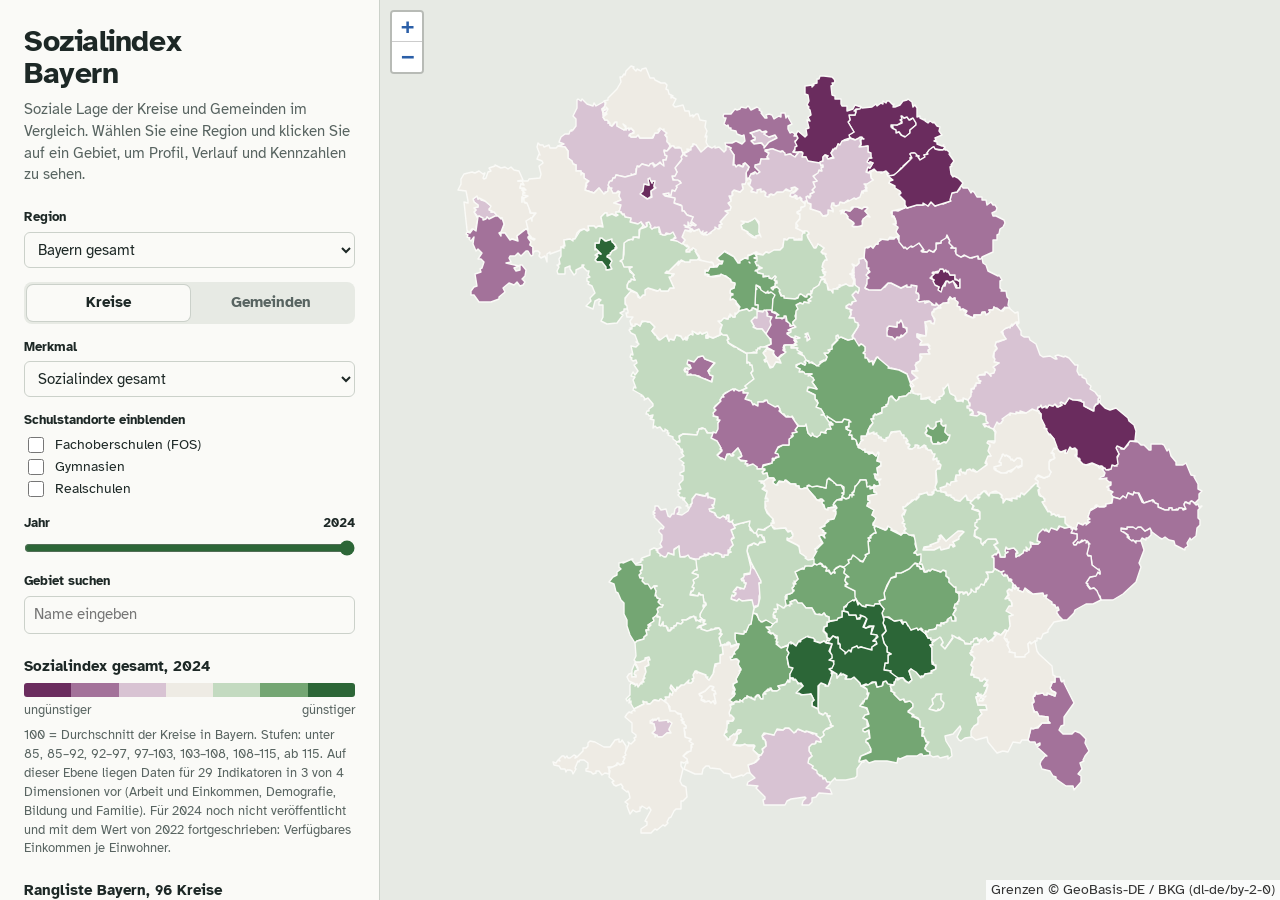
<file: web/index.html>
<!doctype html>
<html lang="de">
<head>
  <meta charset="utf-8">
  <meta name="viewport" content="width=device-width, initial-scale=1, viewport-fit=cover">
  <title>Sozialindex Bayern</title>
  <meta name="description" content="Interaktive Karte zur sozialen Lage der Kreise und Gemeinden in Bayern, gegliedert nach Aufsichtsbezirken.">
  <link rel="icon" href="data:image/svg+xml,<svg xmlns='http://www.w3.org/2000/svg' viewBox='0 0 32 32'><rect width='32' height='32' rx='6' fill='%232F6B3A'/><rect x='6' y='18' width='5' height='8' fill='%23fff'/><rect x='13.5' y='12' width='5' height='14' fill='%23fff'/><rect x='21' y='7' width='5' height='19' fill='%23fff'/></svg>">
  <link rel="stylesheet" href="vendor/leaflet/leaflet.css">
  <link rel="stylesheet" href="style.css">
</head>
<body>
  <div class="layout">
    <aside class="seite" aria-label="Steuerung und Rangliste">
      <header class="kopf">
        <h1 id="titel">Sozialindex Bayern</h1>
        <p class="unterzeile">Soziale Lage der Kreise und Gemeinden im Vergleich. Wählen Sie eine Region und klicken Sie auf ein Gebiet, um Profil, Verlauf und Kennzahlen zu sehen.</p>
      </header>

      <section class="steuerung" aria-label="Ansicht wählen">
        <label class="feld">
          <span class="feld-titel">Region</span>
          <select id="region"></select>
        </label>

        <fieldset class="umschalter">
          <legend>Ebene</legend>
          <label><input type="radio" name="ebene" value="kreis" checked><span>Kreise</span></label>
          <label><input type="radio" name="ebene" value="gemeinde"><span>Gemeinden</span></label>
        </fieldset>

        <div class="feld" id="massstab-feld" hidden>
          <span class="feld-titel">100 entspricht dem Durchschnitt von</span>
          <fieldset class="umschalter">
            <legend>Vergleichsmaßstab</legend>
            <label><input type="radio" name="massstab" value="land" checked><span>Bayern</span></label>
            <label><input type="radio" name="massstab" value="region"><span id="massstab-region-text">Region</span></label>
          </fieldset>
          <p class="massstab-hinweis" id="massstab-hinweis"></p>
        </div>

        <label class="feld">
          <span class="feld-titel">Merkmal</span>
          <select id="merkmal"></select>
        </label>

        <fieldset class="schulschalter" id="schulschalter" hidden>
          <legend class="feld-titel">Schulstandorte einblenden</legend>
          <div id="schulschalter-liste"></div>
        </fieldset>

        <label class="feld">
          <span class="feld-titel">Jahr <output id="jahr-anzeige" for="jahr"></output></span>
          <input type="range" id="jahr" step="1">
        </label>

        <label class="feld">
          <span class="feld-titel">Gebiet suchen</span>
          <input type="search" id="suche" list="suchliste" placeholder="Name eingeben" autocomplete="off">
          <datalist id="suchliste"></datalist>
        </label>
      </section>

      <section class="legende" aria-label="Legende">
        <p id="legende-titel" class="legende-titel"></p>
        <div class="skala" id="skala"></div>
        <div class="skala-pole"><span>ungünstiger</span><span>günstiger</span></div>
        <p class="jahr-hinweis" id="jahr-hinweis" hidden></p>
        <p class="legende-hinweis" id="legende-hinweis"></p>
      </section>

      <section class="rangliste" aria-label="Rangliste">
        <h2 id="rang-titel">Rangliste</h2>
        <ol id="rang"></ol>
      </section>

      <footer class="fuss">
        <details>
          <summary>So wird der Index berechnet</summary>
          <p>Jeder Indikator wird standardisiert und so ausgerichtet, dass höhere Werte eine günstigere Lage bedeuten. Die Indikatoren werden zu vier Dimensionen gemittelt, die Dimensionen gleich gewichtet zum Gesamtindex zusammengefasst.</p>
          <p>100 entspricht dem Durchschnitt der oberfränkischen Kreise bzw. Gemeinden im gewählten Jahr. 110 liegt eine Standardabweichung günstiger, 90 eine ungünstiger. Gemeinden werden nur mit Indikatoren bewertet, die auf Gemeindeebene vorliegen.</p>
        </details>
        <details>
          <summary>Quellen und Lizenzen</summary>
          <ul id="quellen"></ul>
          <p>Verwaltungsgrenzen: © GeoBasis-DE / BKG, Datenlizenz Deutschland – Namensnennung – 2.0.</p>
        </details>
        <p class="stand" id="stand"></p>
      </footer>
    </aside>

    <main class="karte-rahmen">
      <div id="demo-hinweis" class="demo-hinweis" hidden>
        Demodaten: Die angezeigten Werte sind fiktiv und dienen nur zum Testen.
      </div>
      <div id="karte" role="application" aria-label="Karte von Bayern"></div>
      <div id="lade" class="lade">Daten werden geladen</div>
    </main>
  </div>

  <script src="vendor/leaflet/leaflet.js"></script>
  <script src="vendor/chartjs/chart.umd.js"></script>
  <script src="app.js"></script>
</body>
</html>
</file>
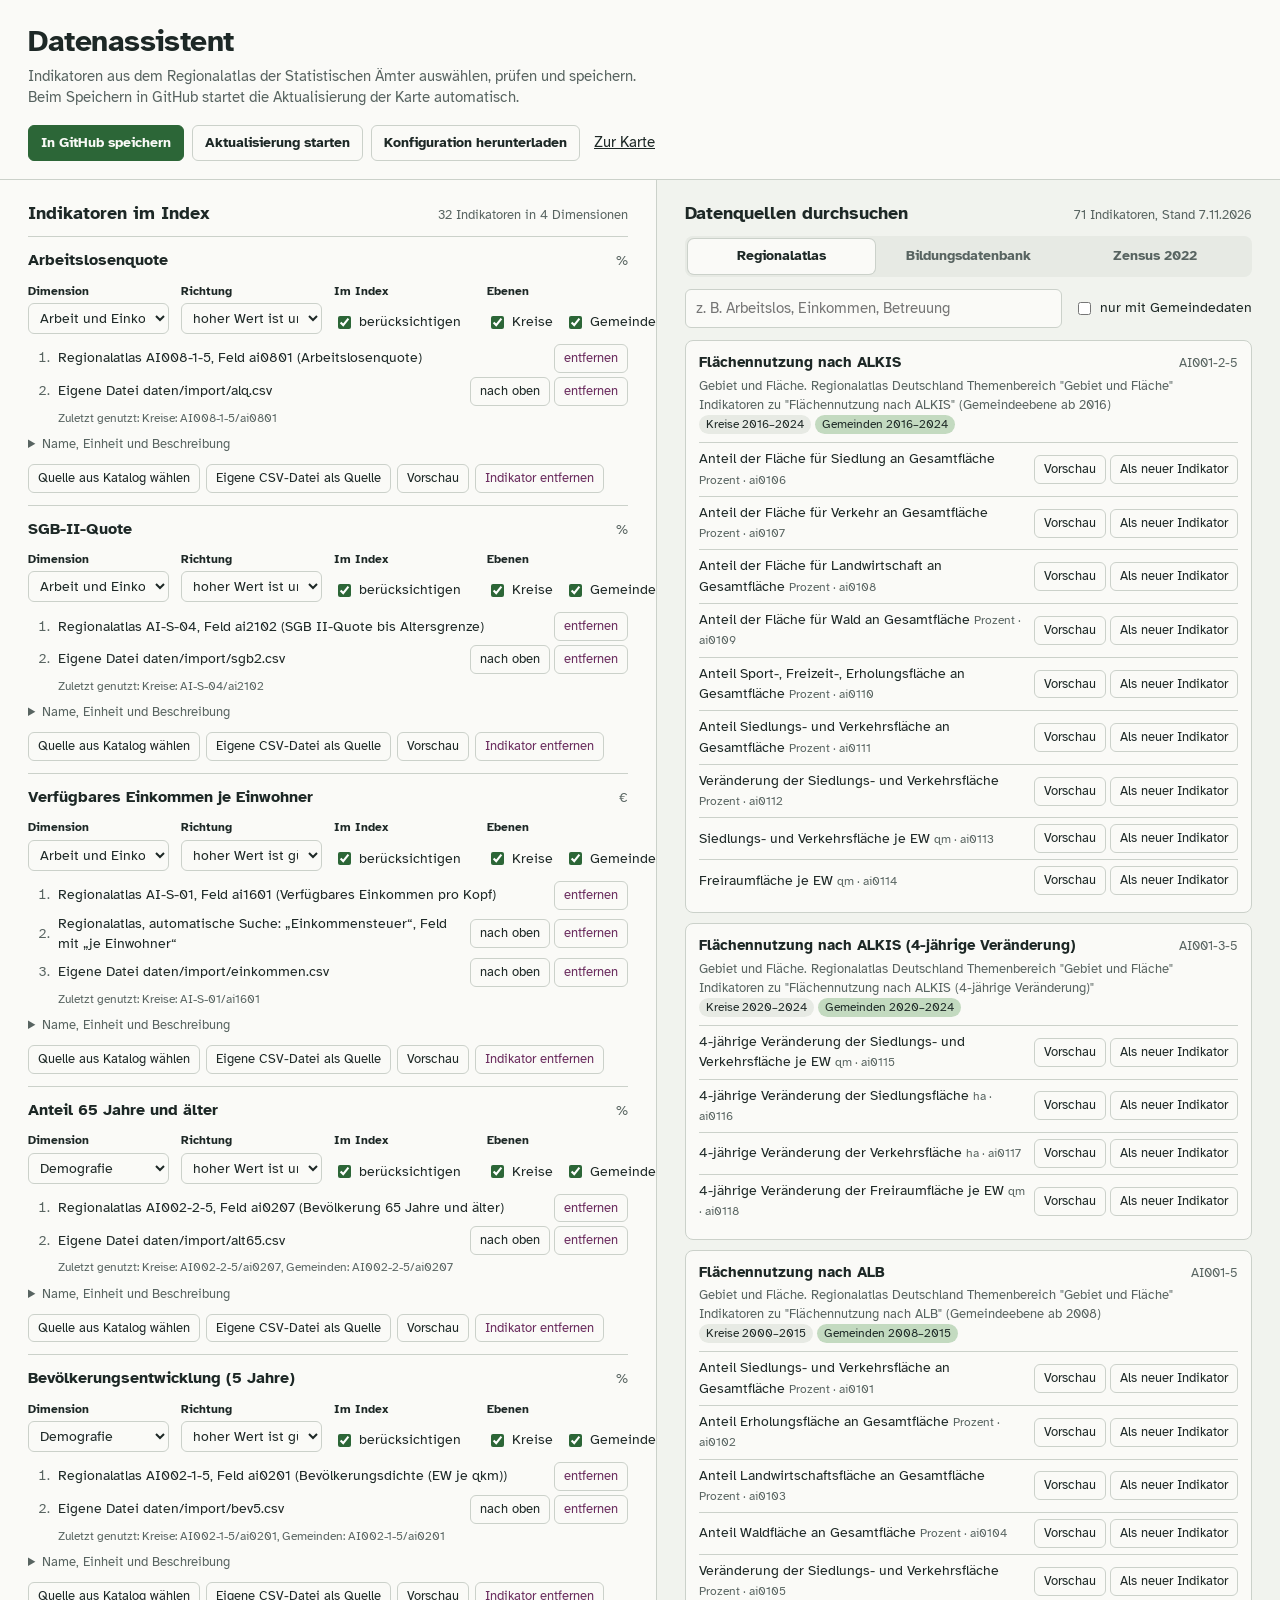
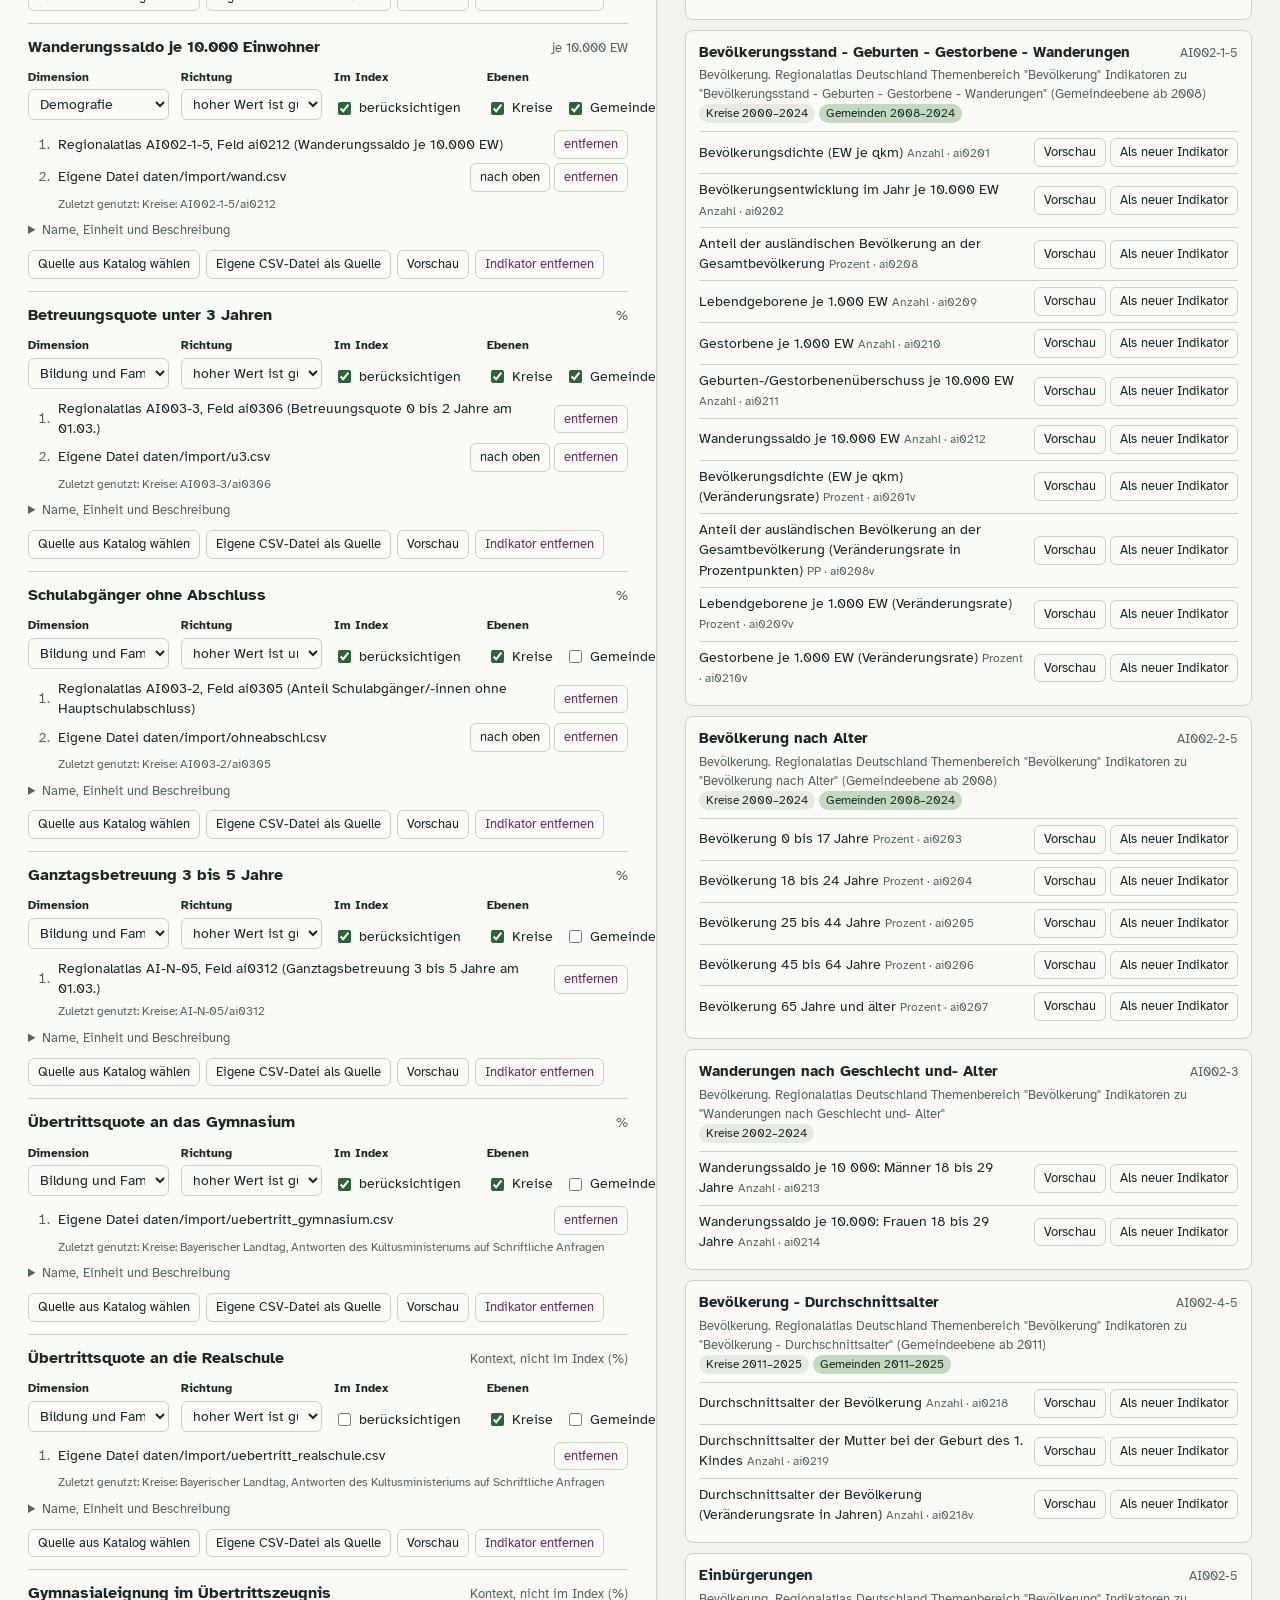
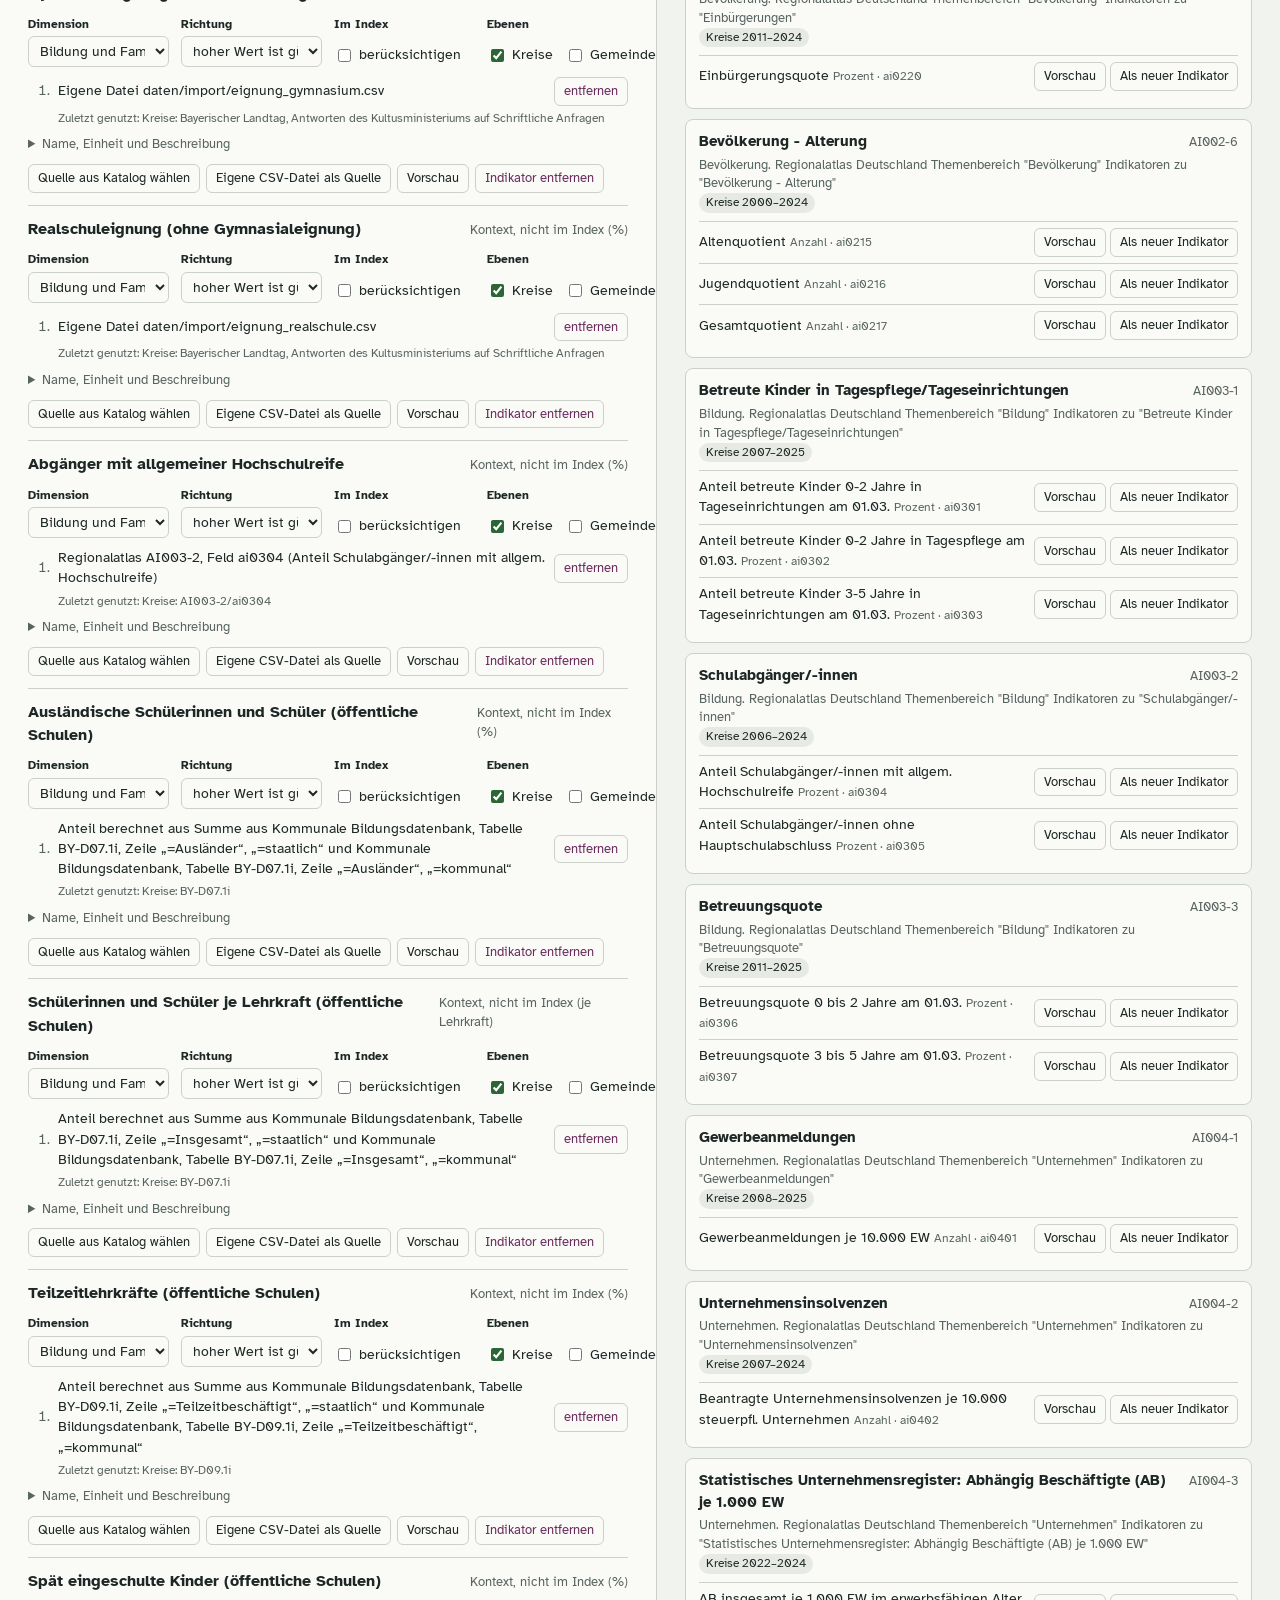
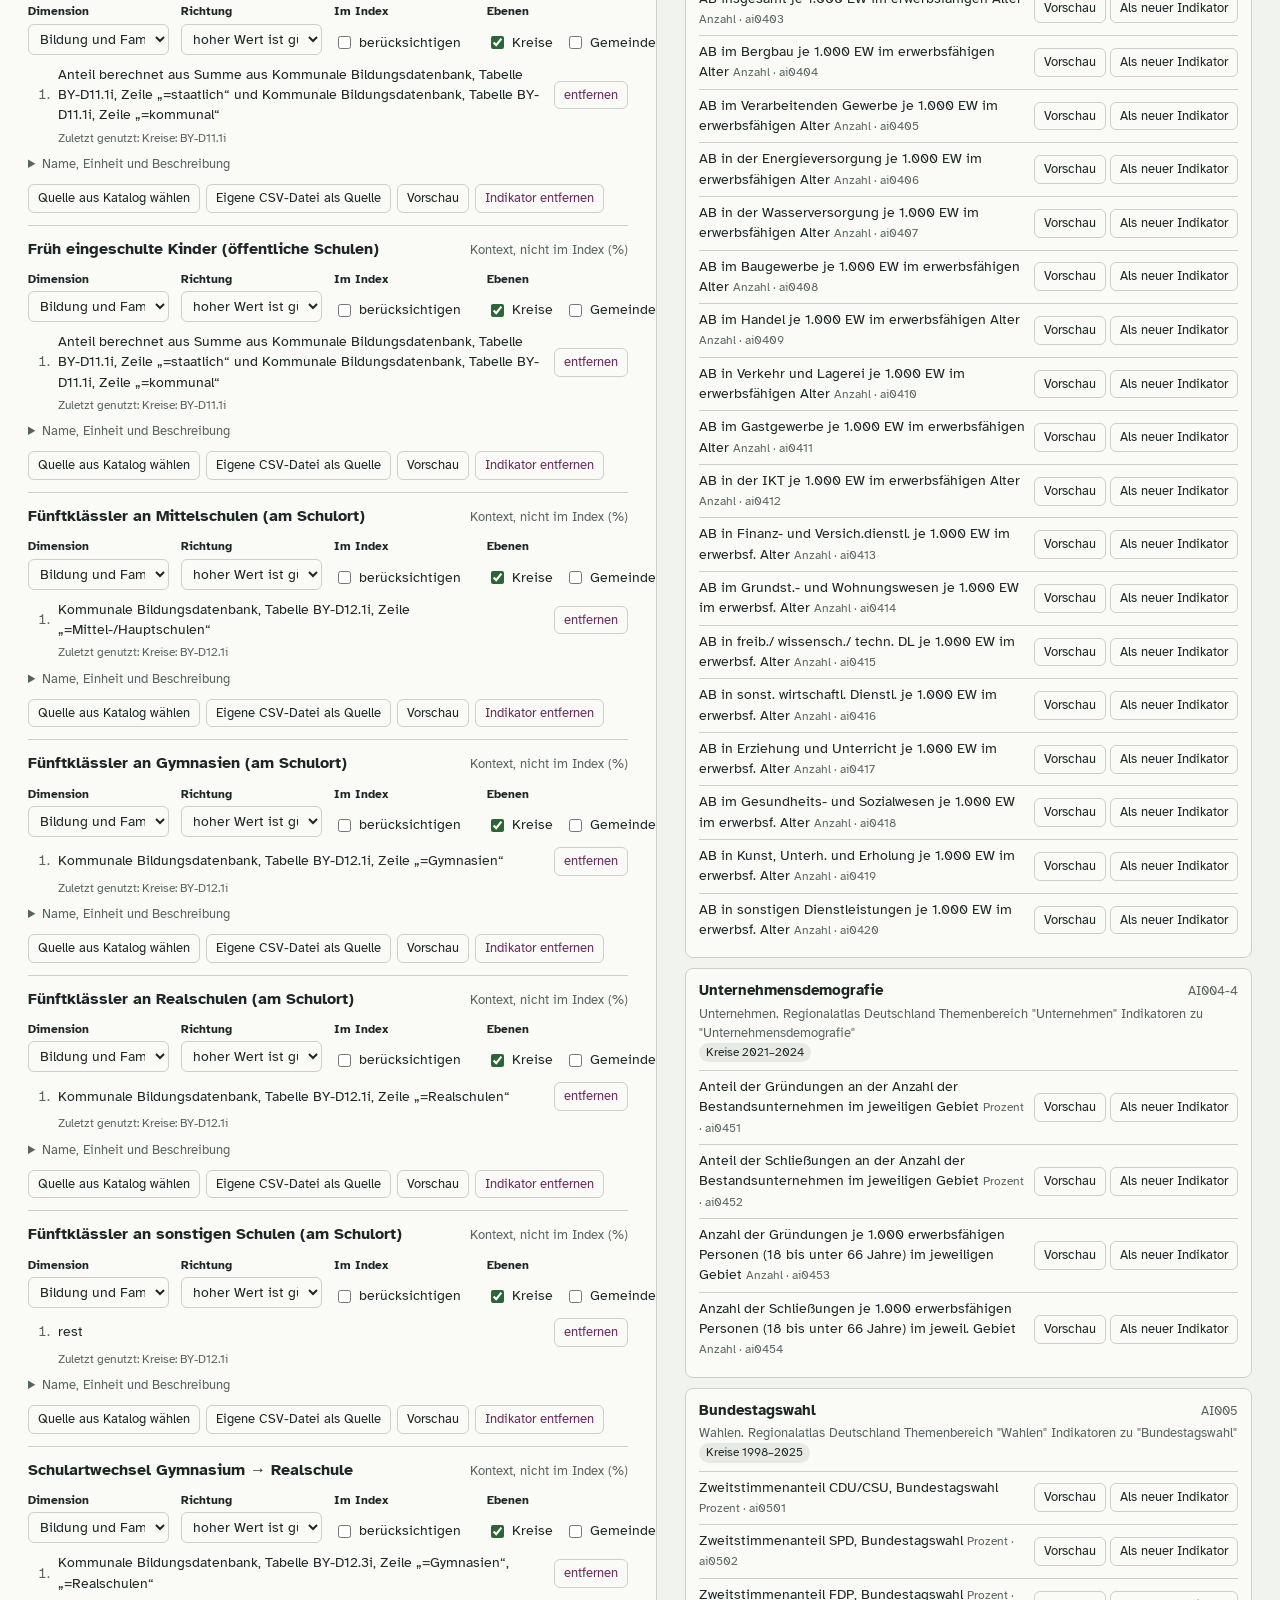
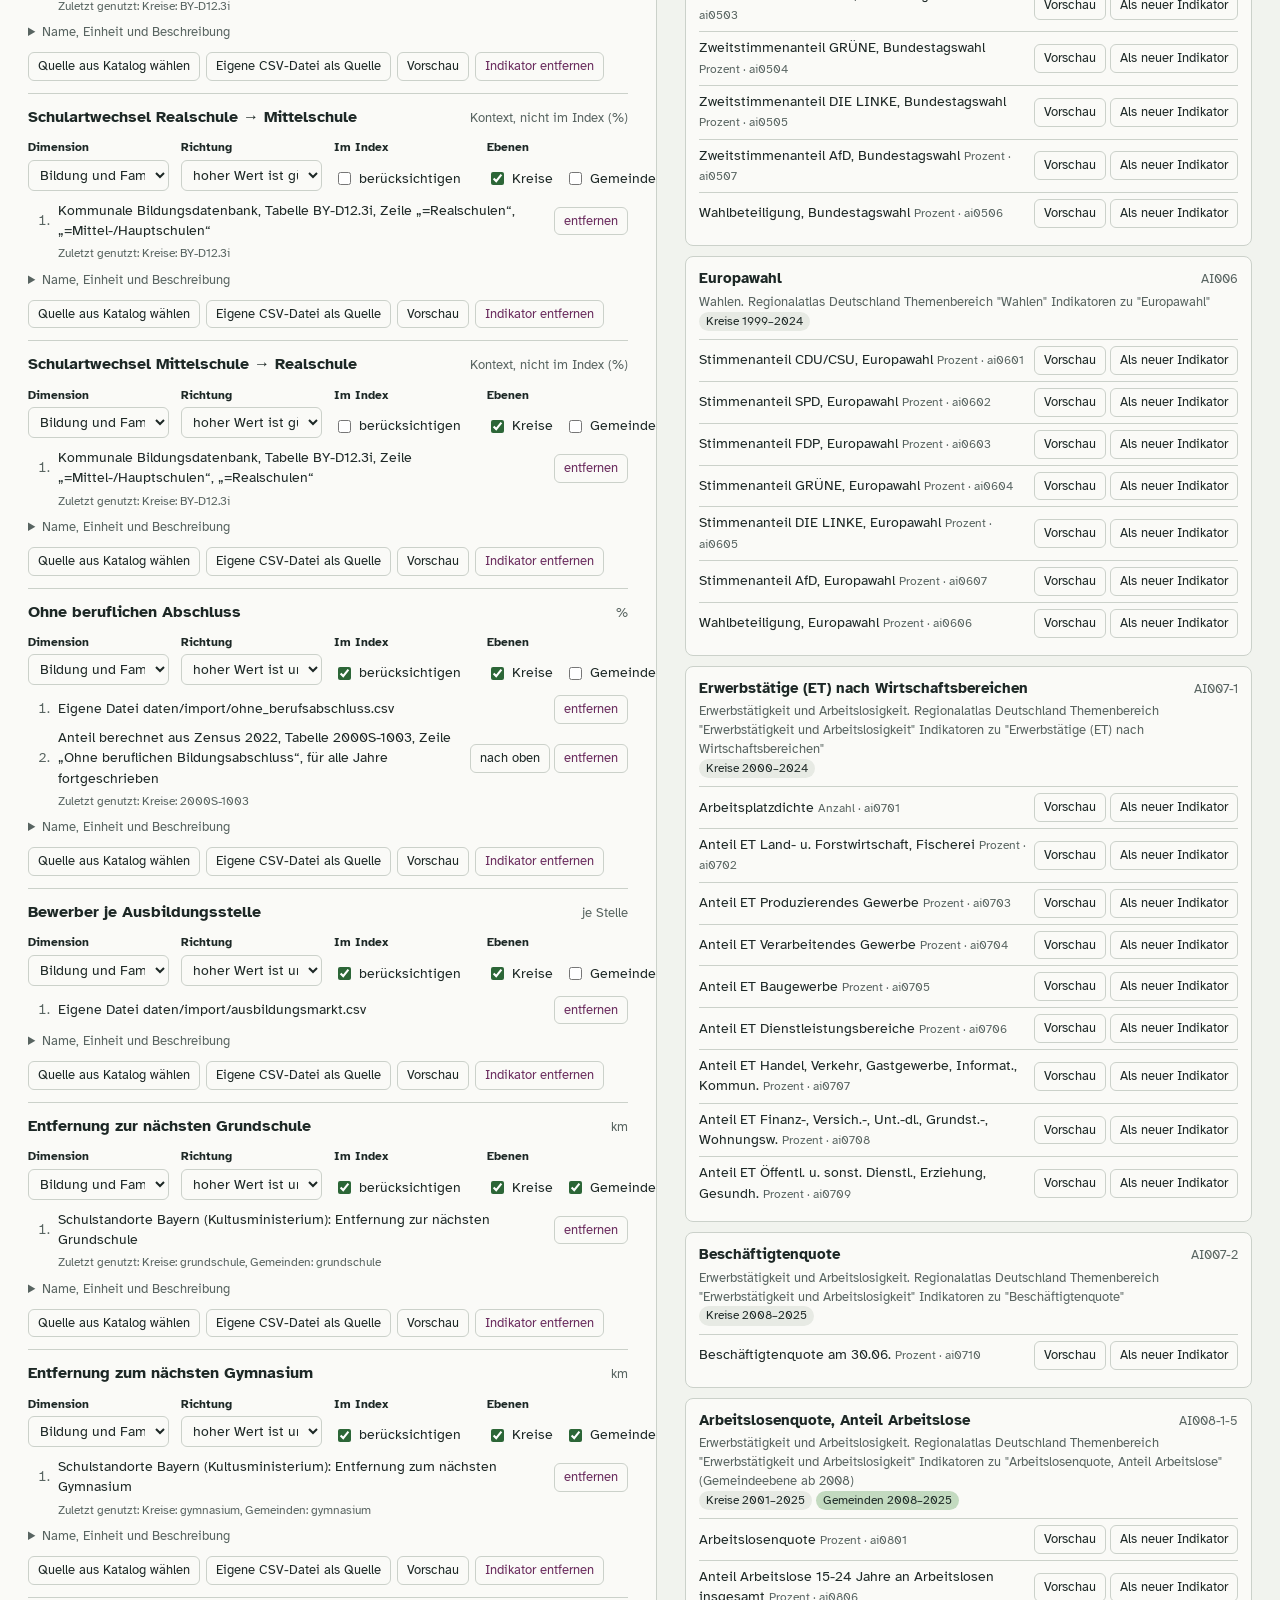
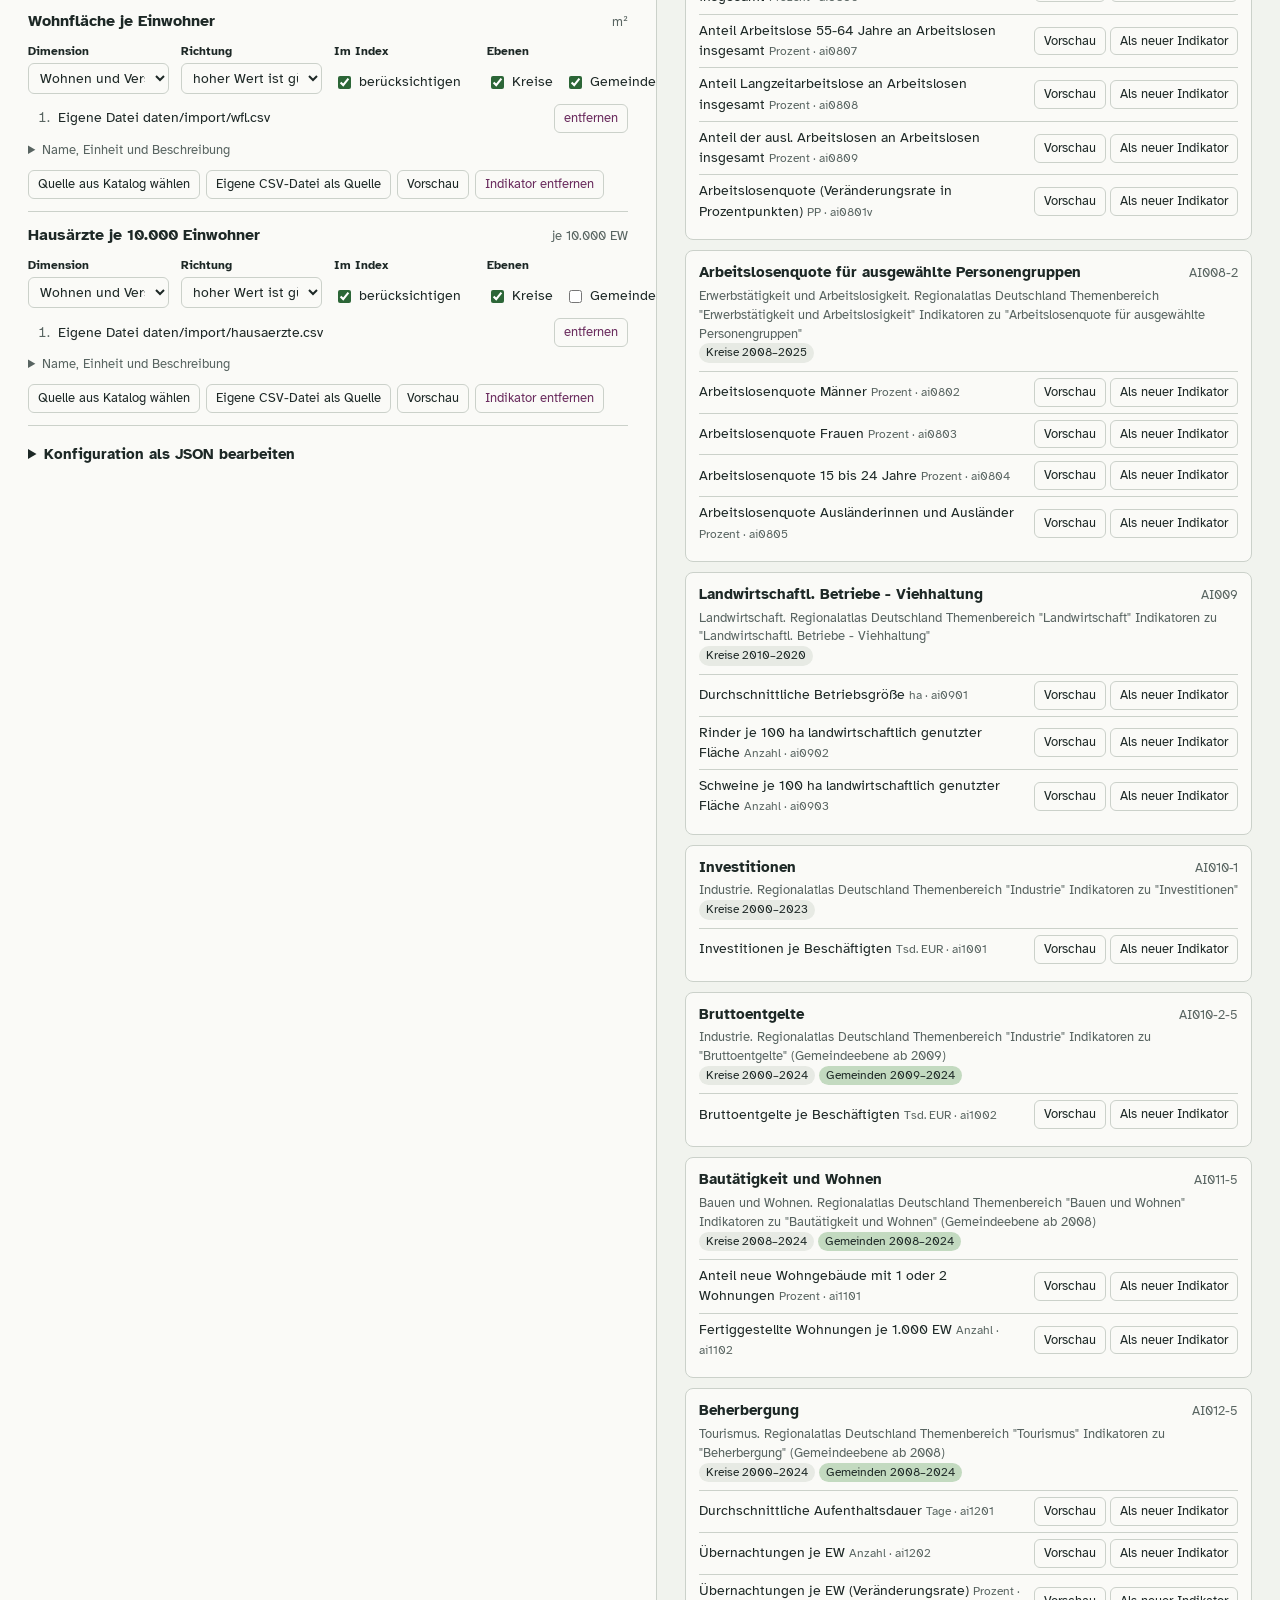
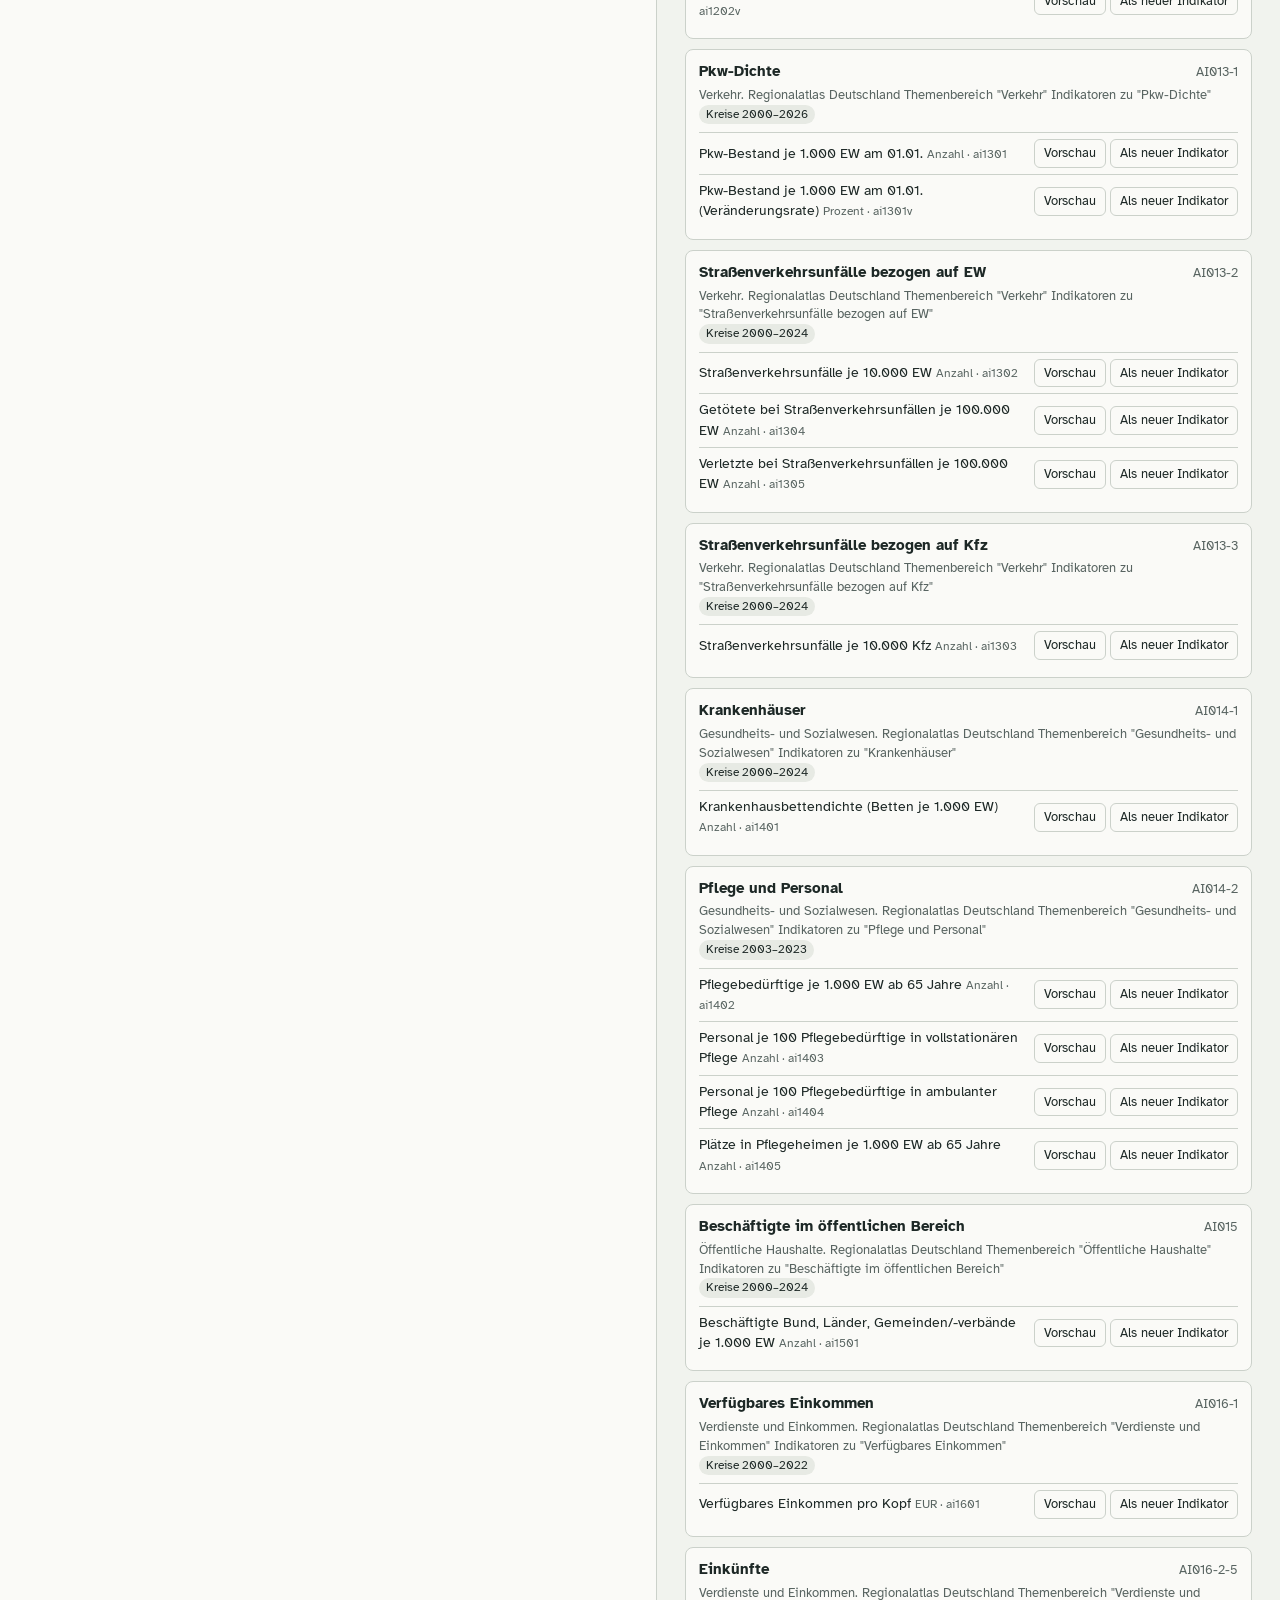
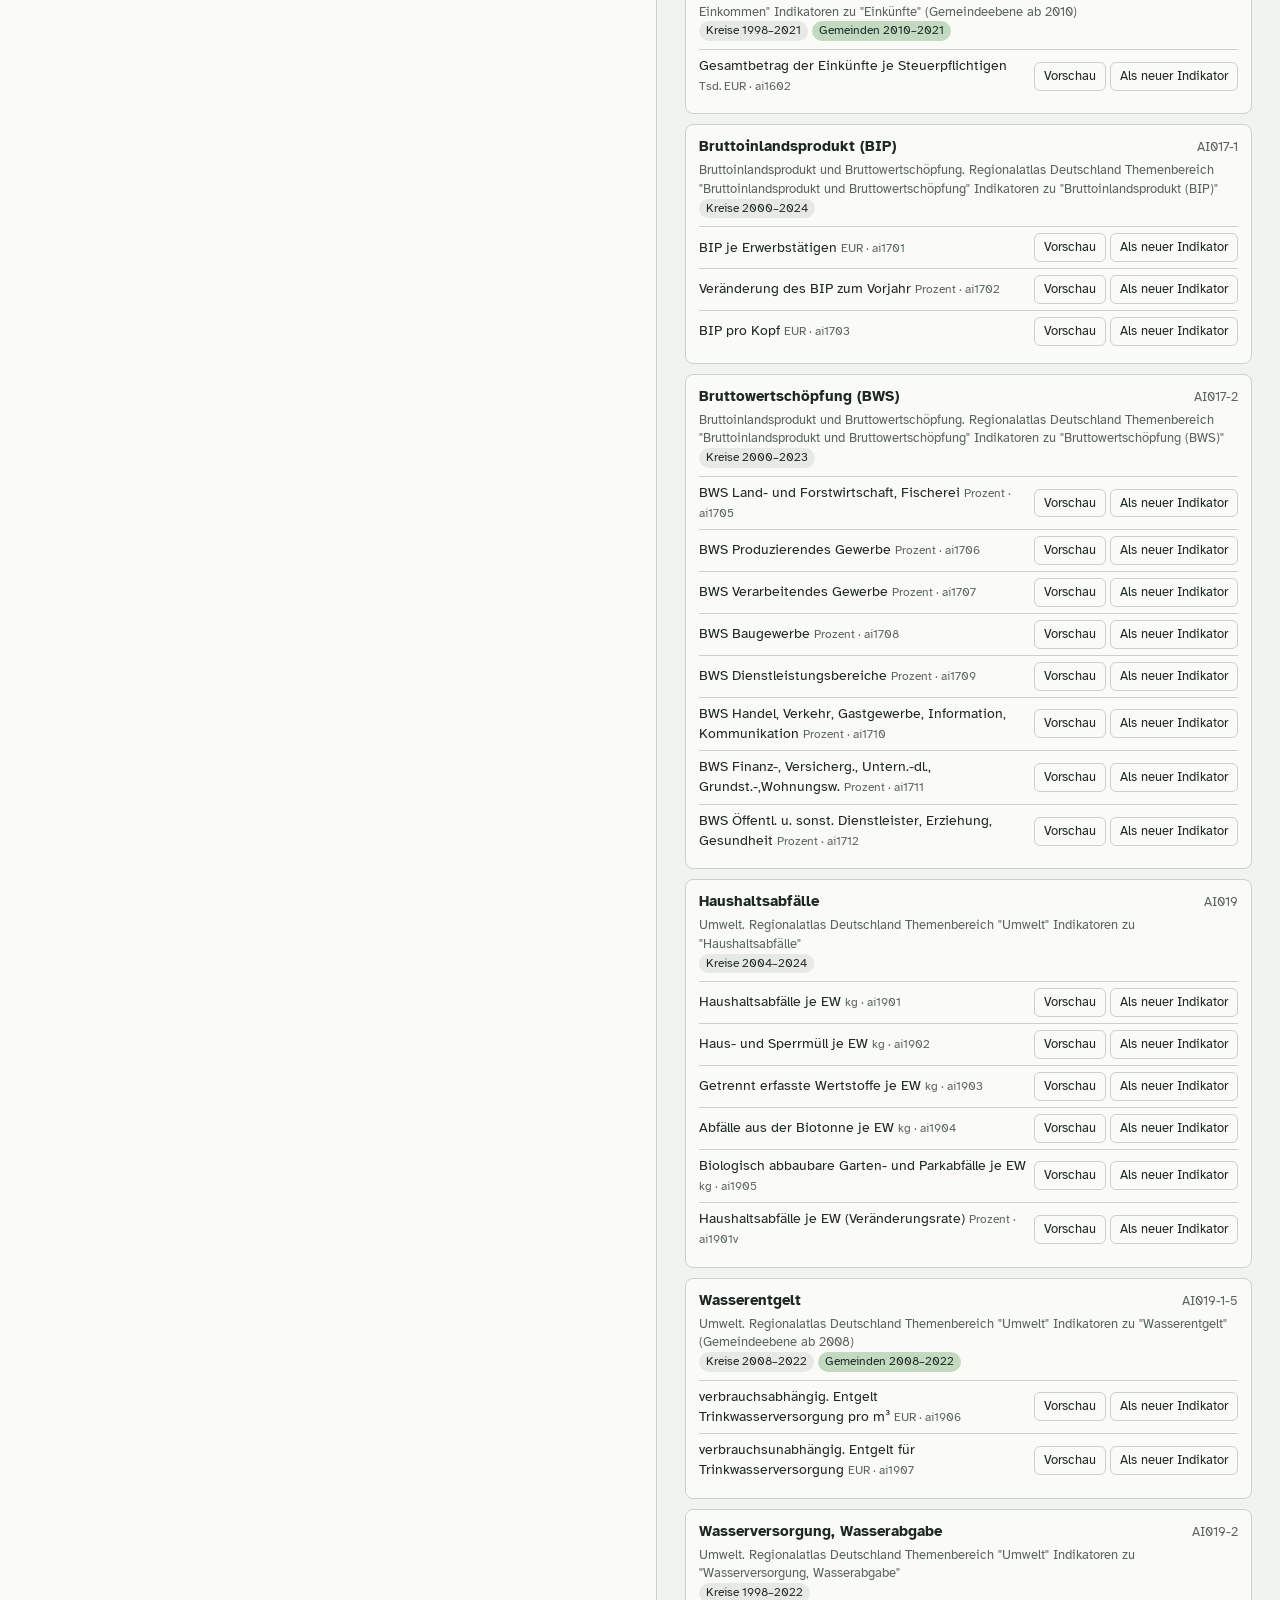
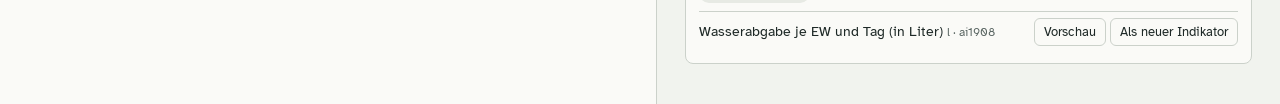
<file: web/assistent.html>
<!doctype html>
<html lang="de">
<head>
  <meta charset="utf-8">
  <meta name="viewport" content="width=device-width, initial-scale=1, viewport-fit=cover">
  <meta name="robots" content="noindex">
  <title>Datenassistent – Sozialindex Bayern</title>
  <link rel="icon" href="data:image/svg+xml,<svg xmlns='http://www.w3.org/2000/svg' viewBox='0 0 32 32'><rect width='32' height='32' rx='6' fill='%236A2C5E'/><circle cx='14' cy='14' r='7' fill='none' stroke='%23fff' stroke-width='3'/><path d='M19 19l7 7' stroke='%23fff' stroke-width='3'/></svg>">
  <link rel="stylesheet" href="style.css">
  <link rel="stylesheet" href="assistent.css">
</head>
<body class="assistent">
  <header class="a-kopf">
    <div>
      <h1>Datenassistent</h1>
      <p>Indikatoren aus dem Regionalatlas der Statistischen Ämter auswählen, prüfen und speichern. Beim Speichern in GitHub startet die Aktualisierung der Karte automatisch.</p>
    </div>
    <nav class="a-aktionen" aria-label="Speichern">
      <button type="button" id="btn-github" class="primaer">In GitHub speichern</button>
      <button type="button" id="btn-start">Aktualisierung starten</button>
      <button type="button" id="btn-download">Konfiguration herunterladen</button>
      <a href="index.html">Zur Karte</a>
    </nav>
  </header>

  <p id="meldung" class="a-meldung" role="status" hidden></p>

  <main class="a-raster">
    <section class="a-spalte" aria-labelledby="h-konfig">
      <div class="a-spaltenkopf">
        <h2 id="h-konfig">Indikatoren im Index</h2>
        <span id="konfig-zaehler" class="a-leise"></span>
      </div>
      <ol id="liste" class="a-liste"></ol>
      <details class="a-json">
        <summary>Konfiguration als JSON bearbeiten</summary>
        <p class="a-leise">Für Einstellungen, die der Assistent nicht abbildet, etwa GENESIS-Quellen oder Dimensionen.</p>
        <textarea id="json" spellcheck="false" rows="18"></textarea>
        <button type="button" id="btn-json">JSON übernehmen</button>
      </details>
    </section>

    <section class="a-spalte" aria-labelledby="h-katalog">
      <div class="a-spaltenkopf">
        <h2 id="h-katalog">Datenquellen durchsuchen</h2>
        <span id="katalog-stand" class="a-leise"></span>
      </div>
      <fieldset class="umschalter a-quellwahl">
        <legend>Datenquelle</legend>
        <label><input type="radio" name="katalog" value="regionalatlas" checked><span>Regionalatlas</span></label>
        <label><input type="radio" name="katalog" value="bildung"><span>Bildungsdatenbank</span></label>
        <label><input type="radio" name="katalog" value="zensus"><span>Zensus 2022</span></label>
      </fieldset>
      <div class="a-suche">
        <input type="search" id="suche" placeholder="z. B. Arbeitslos, Einkommen, Betreuung" autocomplete="off">
        <label class="a-schalter"><input type="checkbox" id="nur-gemeinde"> nur mit Gemeindedaten</label>
      </div>
      <p id="ziel-hinweis" class="a-ziel" hidden></p>
      <ol id="treffer" class="a-treffer"></ol>
    </section>
  </main>

  <dialog id="dlg-github" aria-labelledby="dlg-github-titel">
    <form method="dialog" class="a-dialog">
      <h2 id="dlg-github-titel">In GitHub speichern</h2>
      <p class="a-leise">Die Datei <code>konfiguration/indikatoren.json</code> wird im Repository aktualisiert. Danach berechnet GitHub Actions den Index neu und veröffentlicht die Karte.</p>
      <label class="feld"><span class="feld-titel">Repository (Besitzer/Name)</span><input id="gh-repo" placeholder="landratsamt/sozialindex" required></label>
      <label class="feld"><span class="feld-titel">Branch</span><input id="gh-branch" value="main" required></label>
      <label class="feld"><span class="feld-titel">Zugangstoken</span><input id="gh-token" type="password" autocomplete="off" placeholder="github_pat_…" required></label>
      <p class="a-leise">Ein feingranulares Token mit Zugriff nur auf dieses Repository und den Rechten „Contents: Read and write“ sowie „Actions: Read and write“. Es wird nicht gespeichert und verlässt Ihren Browser nur in Richtung api.github.com.</p>
      <label class="feld"><span class="feld-titel">Änderungsnotiz</span><input id="gh-notiz" value="Indikatoren über den Datenassistenten angepasst"></label>
      <div class="a-dialog-knoepfe">
        <button value="abbrechen" formnovalidate>Abbrechen</button>
        <button value="ok" class="primaer">Speichern</button>
      </div>
    </form>
  </dialog>

  <dialog id="dlg-vorschau" aria-labelledby="dlg-vorschau-titel">
    <div class="a-dialog">
      <h2 id="dlg-vorschau-titel">Vorschau</h2>
      <div id="vorschau-inhalt"></div>
      <div class="a-dialog-knoepfe"><button type="button" id="btn-vorschau-zu">Schließen</button></div>
    </div>
  </dialog>

  <script src="assistent.js"></script>
</body>
</html>
</file>
<file: web/vendor/leaflet/leaflet.css>
/* required styles */

.leaflet-pane,
.leaflet-tile,
.leaflet-marker-icon,
.leaflet-marker-shadow,
.leaflet-tile-container,
.leaflet-pane > svg,
.leaflet-pane > canvas,
.leaflet-zoom-box,
.leaflet-image-layer,
.leaflet-layer {
	position: absolute;
	left: 0;
	top: 0;
	}
.leaflet-container {
	overflow: hidden;
	}
.leaflet-tile,
.leaflet-marker-icon,
.leaflet-marker-shadow {
	-webkit-user-select: none;
	   -moz-user-select: none;
	        user-select: none;
	  -webkit-user-drag: none;
	}
/* Prevents IE11 from highlighting tiles in blue */
.leaflet-tile::selection {
	background: transparent;
}
/* Safari renders non-retina tile on retina better with this, but Chrome is worse */
.leaflet-safari .leaflet-tile {
	image-rendering: -webkit-optimize-contrast;
	}
/* hack that prevents hw layers "stretching" when loading new tiles */
.leaflet-safari .leaflet-tile-container {
	width: 1600px;
	height: 1600px;
	-webkit-transform-origin: 0 0;
	}
.leaflet-marker-icon,
.leaflet-marker-shadow {
	display: block;
	}
/* .leaflet-container svg: reset svg max-width decleration shipped in Joomla! (joomla.org) 3.x */
/* .leaflet-container img: map is broken in FF if you have max-width: 100% on tiles */
.leaflet-container .leaflet-overlay-pane svg {
	max-width: none !important;
	max-height: none !important;
	}
.leaflet-container .leaflet-marker-pane img,
.leaflet-container .leaflet-shadow-pane img,
.leaflet-container .leaflet-tile-pane img,
.leaflet-container img.leaflet-image-layer,
.leaflet-container .leaflet-tile {
	max-width: none !important;
	max-height: none !important;
	width: auto;
	padding: 0;
	}

.leaflet-container img.leaflet-tile {
	/* See: https://bugs.chromium.org/p/chromium/issues/detail?id=600120 */
	mix-blend-mode: plus-lighter;
}

.leaflet-container.leaflet-touch-zoom {
	-ms-touch-action: pan-x pan-y;
	touch-action: pan-x pan-y;
	}
.leaflet-container.leaflet-touch-drag {
	-ms-touch-action: pinch-zoom;
	/* Fallback for FF which doesn't support pinch-zoom */
	touch-action: none;
	touch-action: pinch-zoom;
}
.leaflet-container.leaflet-touch-drag.leaflet-touch-zoom {
	-ms-touch-action: none;
	touch-action: none;
}
.leaflet-container {
	-webkit-tap-highlight-color: transparent;
}
.leaflet-container a {
	-webkit-tap-highlight-color: rgba(51, 181, 229, 0.4);
}
.leaflet-tile {
	filter: inherit;
	visibility: hidden;
	}
.leaflet-tile-loaded {
	visibility: inherit;
	}
.leaflet-zoom-box {
	width: 0;
	height: 0;
	-moz-box-sizing: border-box;
	     box-sizing: border-box;
	z-index: 800;
	}
/* workaround for https://bugzilla.mozilla.org/show_bug.cgi?id=888319 */
.leaflet-overlay-pane svg {
	-moz-user-select: none;
	}

.leaflet-pane         { z-index: 400; }

.leaflet-tile-pane    { z-index: 200; }
.leaflet-overlay-pane { z-index: 400; }
.leaflet-shadow-pane  { z-index: 500; }
.leaflet-marker-pane  { z-index: 600; }
.leaflet-tooltip-pane   { z-index: 650; }
.leaflet-popup-pane   { z-index: 700; }

.leaflet-map-pane canvas { z-index: 100; }
.leaflet-map-pane svg    { z-index: 200; }

.leaflet-vml-shape {
	width: 1px;
	height: 1px;
	}
.lvml {
	behavior: url(#default#VML);
	display: inline-block;
	position: absolute;
	}


/* control positioning */

.leaflet-control {
	position: relative;
	z-index: 800;
	pointer-events: visiblePainted; /* IE 9-10 doesn't have auto */
	pointer-events: auto;
	}
.leaflet-top,
.leaflet-bottom {
	position: absolute;
	z-index: 1000;
	pointer-events: none;
	}
.leaflet-top {
	top: 0;
	}
.leaflet-right {
	right: 0;
	}
.leaflet-bottom {
	bottom: 0;
	}
.leaflet-left {
	left: 0;
	}
.leaflet-control {
	float: left;
	clear: both;
	}
.leaflet-right .leaflet-control {
	float: right;
	}
.leaflet-top .leaflet-control {
	margin-top: 10px;
	}
.leaflet-bottom .leaflet-control {
	margin-bottom: 10px;
	}
.leaflet-left .leaflet-control {
	margin-left: 10px;
	}
.leaflet-right .leaflet-control {
	margin-right: 10px;
	}


/* zoom and fade animations */

.leaflet-fade-anim .leaflet-popup {
	opacity: 0;
	-webkit-transition: opacity 0.2s linear;
	   -moz-transition: opacity 0.2s linear;
	        transition: opacity 0.2s linear;
	}
.leaflet-fade-anim .leaflet-map-pane .leaflet-popup {
	opacity: 1;
	}
.leaflet-zoom-animated {
	-webkit-transform-origin: 0 0;
	    -ms-transform-origin: 0 0;
	        transform-origin: 0 0;
	}
svg.leaflet-zoom-animated {
	will-change: transform;
}

.leaflet-zoom-anim .leaflet-zoom-animated {
	-webkit-transition: -webkit-transform 0.25s cubic-bezier(0,0,0.25,1);
	   -moz-transition:    -moz-transform 0.25s cubic-bezier(0,0,0.25,1);
	        transition:         transform 0.25s cubic-bezier(0,0,0.25,1);
	}
.leaflet-zoom-anim .leaflet-tile,
.leaflet-pan-anim .leaflet-tile {
	-webkit-transition: none;
	   -moz-transition: none;
	        transition: none;
	}

.leaflet-zoom-anim .leaflet-zoom-hide {
	visibility: hidden;
	}


/* cursors */

.leaflet-interactive {
	cursor: pointer;
	}
.leaflet-grab {
	cursor: -webkit-grab;
	cursor:    -moz-grab;
	cursor:         grab;
	}
.leaflet-crosshair,
.leaflet-crosshair .leaflet-interactive {
	cursor: crosshair;
	}
.leaflet-popup-pane,
.leaflet-control {
	cursor: auto;
	}
.leaflet-dragging .leaflet-grab,
.leaflet-dragging .leaflet-grab .leaflet-interactive,
.leaflet-dragging .leaflet-marker-draggable {
	cursor: move;
	cursor: -webkit-grabbing;
	cursor:    -moz-grabbing;
	cursor:         grabbing;
	}

/* marker & overlays interactivity */
.leaflet-marker-icon,
.leaflet-marker-shadow,
.leaflet-image-layer,
.leaflet-pane > svg path,
.leaflet-tile-container {
	pointer-events: none;
	}

.leaflet-marker-icon.leaflet-interactive,
.leaflet-image-layer.leaflet-interactive,
.leaflet-pane > svg path.leaflet-interactive,
svg.leaflet-image-layer.leaflet-interactive path {
	pointer-events: visiblePainted; /* IE 9-10 doesn't have auto */
	pointer-events: auto;
	}

/* visual tweaks */

.leaflet-container {
	background: #ddd;
	outline-offset: 1px;
	}
.leaflet-container a {
	color: #0078A8;
	}
.leaflet-zoom-box {
	border: 2px dotted #38f;
	background: rgba(255,255,255,0.5);
	}


/* general typography */
.leaflet-container {
	font-family: "Helvetica Neue", Arial, Helvetica, sans-serif;
	font-size: 12px;
	font-size: 0.75rem;
	line-height: 1.5;
	}


/* general toolbar styles */

.leaflet-bar {
	box-shadow: 0 1px 5px rgba(0,0,0,0.65);
	border-radius: 4px;
	}
.leaflet-bar a {
	background-color: #fff;
	border-bottom: 1px solid #ccc;
	width: 26px;
	height: 26px;
	line-height: 26px;
	display: block;
	text-align: center;
	text-decoration: none;
	color: black;
	}
.leaflet-bar a,
.leaflet-control-layers-toggle {
	background-position: 50% 50%;
	background-repeat: no-repeat;
	display: block;
	}
.leaflet-bar a:hover,
.leaflet-bar a:focus {
	background-color: #f4f4f4;
	}
.leaflet-bar a:first-child {
	border-top-left-radius: 4px;
	border-top-right-radius: 4px;
	}
.leaflet-bar a:last-child {
	border-bottom-left-radius: 4px;
	border-bottom-right-radius: 4px;
	border-bottom: none;
	}
.leaflet-bar a.leaflet-disabled {
	cursor: default;
	background-color: #f4f4f4;
	color: #bbb;
	}

.leaflet-touch .leaflet-bar a {
	width: 30px;
	height: 30px;
	line-height: 30px;
	}
.leaflet-touch .leaflet-bar a:first-child {
	border-top-left-radius: 2px;
	border-top-right-radius: 2px;
	}
.leaflet-touch .leaflet-bar a:last-child {
	border-bottom-left-radius: 2px;
	border-bottom-right-radius: 2px;
	}

/* zoom control */

.leaflet-control-zoom-in,
.leaflet-control-zoom-out {
	font: bold 18px 'Lucida Console', Monaco, monospace;
	text-indent: 1px;
	}

.leaflet-touch .leaflet-control-zoom-in, .leaflet-touch .leaflet-control-zoom-out  {
	font-size: 22px;
	}


/* layers control */

.leaflet-control-layers {
	box-shadow: 0 1px 5px rgba(0,0,0,0.4);
	background: #fff;
	border-radius: 5px;
	}
.leaflet-control-layers-toggle {
	background-image: url(images/layers.png);
	width: 36px;
	height: 36px;
	}
.leaflet-retina .leaflet-control-layers-toggle {
	background-image: url(images/layers-2x.png);
	background-size: 26px 26px;
	}
.leaflet-touch .leaflet-control-layers-toggle {
	width: 44px;
	height: 44px;
	}
.leaflet-control-layers .leaflet-control-layers-list,
.leaflet-control-layers-expanded .leaflet-control-layers-toggle {
	display: none;
	}
.leaflet-control-layers-expanded .leaflet-control-layers-list {
	display: block;
	position: relative;
	}
.leaflet-control-layers-expanded {
	padding: 6px 10px 6px 6px;
	color: #333;
	background: #fff;
	}
.leaflet-control-layers-scrollbar {
	overflow-y: scroll;
	overflow-x: hidden;
	padding-right: 5px;
	}
.leaflet-control-layers-selector {
	margin-top: 2px;
	position: relative;
	top: 1px;
	}
.leaflet-control-layers label {
	display: block;
	font-size: 13px;
	font-size: 1.08333em;
	}
.leaflet-control-layers-separator {
	height: 0;
	border-top: 1px solid #ddd;
	margin: 5px -10px 5px -6px;
	}

/* Default icon URLs */
.leaflet-default-icon-path { /* used only in path-guessing heuristic, see L.Icon.Default */
	background-image: url(images/marker-icon.png);
	}


/* attribution and scale controls */

.leaflet-container .leaflet-control-attribution {
	background: #fff;
	background: rgba(255, 255, 255, 0.8);
	margin: 0;
	}
.leaflet-control-attribution,
.leaflet-control-scale-line {
	padding: 0 5px;
	color: #333;
	line-height: 1.4;
	}
.leaflet-control-attribution a {
	text-decoration: none;
	}
.leaflet-control-attribution a:hover,
.leaflet-control-attribution a:focus {
	text-decoration: underline;
	}
.leaflet-attribution-flag {
	display: inline !important;
	vertical-align: baseline !important;
	width: 1em;
	height: 0.6669em;
	}
.leaflet-left .leaflet-control-scale {
	margin-left: 5px;
	}
.leaflet-bottom .leaflet-control-scale {
	margin-bottom: 5px;
	}
.leaflet-control-scale-line {
	border: 2px solid #777;
	border-top: none;
	line-height: 1.1;
	padding: 2px 5px 1px;
	white-space: nowrap;
	-moz-box-sizing: border-box;
	     box-sizing: border-box;
	background: rgba(255, 255, 255, 0.8);
	text-shadow: 1px 1px #fff;
	}
.leaflet-control-scale-line:not(:first-child) {
	border-top: 2px solid #777;
	border-bottom: none;
	margin-top: -2px;
	}
.leaflet-control-scale-line:not(:first-child):not(:last-child) {
	border-bottom: 2px solid #777;
	}

.leaflet-touch .leaflet-control-attribution,
.leaflet-touch .leaflet-control-layers,
.leaflet-touch .leaflet-bar {
	box-shadow: none;
	}
.leaflet-touch .leaflet-control-layers,
.leaflet-touch .leaflet-bar {
	border: 2px solid rgba(0,0,0,0.2);
	background-clip: padding-box;
	}


/* popup */

.leaflet-popup {
	position: absolute;
	text-align: center;
	margin-bottom: 20px;
	}
.leaflet-popup-content-wrapper {
	padding: 1px;
	text-align: left;
	border-radius: 12px;
	}
.leaflet-popup-content {
	margin: 13px 24px 13px 20px;
	line-height: 1.3;
	font-size: 13px;
	font-size: 1.08333em;
	min-height: 1px;
	}
.leaflet-popup-content p {
	margin: 17px 0;
	margin: 1.3em 0;
	}
.leaflet-popup-tip-container {
	width: 40px;
	height: 20px;
	position: absolute;
	left: 50%;
	margin-top: -1px;
	margin-left: -20px;
	overflow: hidden;
	pointer-events: none;
	}
.leaflet-popup-tip {
	width: 17px;
	height: 17px;
	padding: 1px;

	margin: -10px auto 0;
	pointer-events: auto;

	-webkit-transform: rotate(45deg);
	   -moz-transform: rotate(45deg);
	    -ms-transform: rotate(45deg);
	        transform: rotate(45deg);
	}
.leaflet-popup-content-wrapper,
.leaflet-popup-tip {
	background: white;
	color: #333;
	box-shadow: 0 3px 14px rgba(0,0,0,0.4);
	}
.leaflet-container a.leaflet-popup-close-button {
	position: absolute;
	top: 0;
	right: 0;
	border: none;
	text-align: center;
	width: 24px;
	height: 24px;
	font: 16px/24px Tahoma, Verdana, sans-serif;
	color: #757575;
	text-decoration: none;
	background: transparent;
	}
.leaflet-container a.leaflet-popup-close-button:hover,
.leaflet-container a.leaflet-popup-close-button:focus {
	color: #585858;
	}
.leaflet-popup-scrolled {
	overflow: auto;
	}

.leaflet-oldie .leaflet-popup-content-wrapper {
	-ms-zoom: 1;
	}
.leaflet-oldie .leaflet-popup-tip {
	width: 24px;
	margin: 0 auto;

	-ms-filter: "progid:DXImageTransform.Microsoft.Matrix(M11=0.70710678, M12=0.70710678, M21=-0.70710678, M22=0.70710678)";
	filter: progid:DXImageTransform.Microsoft.Matrix(M11=0.70710678, M12=0.70710678, M21=-0.70710678, M22=0.70710678);
	}

.leaflet-oldie .leaflet-control-zoom,
.leaflet-oldie .leaflet-control-layers,
.leaflet-oldie .leaflet-popup-content-wrapper,
.leaflet-oldie .leaflet-popup-tip {
	border: 1px solid #999;
	}


/* div icon */

.leaflet-div-icon {
	background: #fff;
	border: 1px solid #666;
	}


/* Tooltip */
/* Base styles for the element that has a tooltip */
.leaflet-tooltip {
	position: absolute;
	padding: 6px;
	background-color: #fff;
	border: 1px solid #fff;
	border-radius: 3px;
	color: #222;
	white-space: nowrap;
	-webkit-user-select: none;
	-moz-user-select: none;
	-ms-user-select: none;
	user-select: none;
	pointer-events: none;
	box-shadow: 0 1px 3px rgba(0,0,0,0.4);
	}
.leaflet-tooltip.leaflet-interactive {
	cursor: pointer;
	pointer-events: auto;
	}
.leaflet-tooltip-top:before,
.leaflet-tooltip-bottom:before,
.leaflet-tooltip-left:before,
.leaflet-tooltip-right:before {
	position: absolute;
	pointer-events: none;
	border: 6px solid transparent;
	background: transparent;
	content: "";
	}

/* Directions */

.leaflet-tooltip-bottom {
	margin-top: 6px;
}
.leaflet-tooltip-top {
	margin-top: -6px;
}
.leaflet-tooltip-bottom:before,
.leaflet-tooltip-top:before {
	left: 50%;
	margin-left: -6px;
	}
.leaflet-tooltip-top:before {
	bottom: 0;
	margin-bottom: -12px;
	border-top-color: #fff;
	}
.leaflet-tooltip-bottom:before {
	top: 0;
	margin-top: -12px;
	margin-left: -6px;
	border-bottom-color: #fff;
	}
.leaflet-tooltip-left {
	margin-left: -6px;
}
.leaflet-tooltip-right {
	margin-left: 6px;
}
.leaflet-tooltip-left:before,
.leaflet-tooltip-right:before {
	top: 50%;
	margin-top: -6px;
	}
.leaflet-tooltip-left:before {
	right: 0;
	margin-right: -12px;
	border-left-color: #fff;
	}
.leaflet-tooltip-right:before {
	left: 0;
	margin-left: -12px;
	border-right-color: #fff;
	}

/* Printing */

@media print {
	/* Prevent printers from removing background-images of controls. */
	.leaflet-control {
		-webkit-print-color-adjust: exact;
		print-color-adjust: exact;
		}
	}
</file>
<file: web/style.css>
/* Sozialindex Oberfranken – Gestaltung
   Schrift lokal eingebunden (keine Anfragen an Drittanbieter). */
@font-face {
  font-family: "Atkinson Hyperlegible";
  src: url("fonts/atkinson-hyperlegible-latin-400-normal.woff2") format("woff2");
  font-weight: 400; font-style: normal; font-display: swap;
  unicode-range: U+0000-00FF, U+0131, U+0152-0153, U+02BB-02BC, U+02C6, U+02DA, U+02DC, U+2000-206F, U+20AC, U+2122, U+2191, U+2193, U+2212, U+2215, U+FEFF, U+FFFD;
}
@font-face {
  font-family: "Atkinson Hyperlegible";
  src: url("fonts/atkinson-hyperlegible-latin-ext-400-normal.woff2") format("woff2");
  font-weight: 400; font-style: normal; font-display: swap;
  unicode-range: U+0100-02AF, U+0304, U+0308, U+0329, U+1E00-1E9F, U+1EF2-1EFF, U+2020, U+20A0-20AB, U+20AD-20C0, U+2113, U+2C60-2C7F, U+A720-A7FF;
}
@font-face {
  font-family: "Atkinson Hyperlegible";
  src: url("fonts/atkinson-hyperlegible-latin-700-normal.woff2") format("woff2");
  font-weight: 700; font-style: normal; font-display: swap;
  unicode-range: U+0000-00FF, U+0131, U+0152-0153, U+02BB-02BC, U+02C6, U+02DA, U+02DC, U+2000-206F, U+20AC, U+2122, U+2191, U+2193, U+2212, U+2215, U+FEFF, U+FFFD;
}
@font-face {
  font-family: "Atkinson Hyperlegible";
  src: url("fonts/atkinson-hyperlegible-latin-ext-700-normal.woff2") format("woff2");
  font-weight: 700; font-style: normal; font-display: swap;
  unicode-range: U+0100-02AF, U+0304, U+0308, U+0329, U+1E00-1E9F, U+1EF2-1EFF, U+2020, U+20A0-20AB, U+20AD-20C0, U+2113, U+2C60-2C7F, U+A720-A7FF;
}

:root {
  color-scheme: light;
  --pin: #1F4E9A; --pin-rand: #FFFFFF;
  --pin-realschule: #1F4E9A; --pin-gymnasium: #9A5B0B; --pin-mittelschule: #3F4652;
  --pin-grundschule: #0E7490; --pin-berufliche: #9D174D; --pin-foerderzentrum: #4D7C0F; --pin-fos: #B91C1C;
  --grund: #E7EAE4;
  --papier: #FAFAF7;
  --tinte: #1D2826;
  --leise: #586461;
  --linie: #CBD1CA;
  --fokus: #2B5FA8;
  --kontur: #FAFAF7;
  --kreisgrenze: #1D2826;
  --ohne-daten: #D3D6D0;
  --s1: #6A2C5E; --s2: #A3729A; --s3: #D8C3D3; --s4: #EEEBE4;
  --s5: #C3DAC0; --s6: #74A673; --s7: #2C6637;
  --n1: #E6EEF3; --n2: #C9DCE8; --n3: #A5C4D9; --n4: #7FA8C6; --n5: #5A8AB0; --n6: #3B6D95; --n7: #22517A;
  --schrift: "Atkinson Hyperlegible", "Segoe UI", "Helvetica Neue", Arial, sans-serif;
  box-sizing: border-box;
  padding-top: env(safe-area-inset-top, 0px);
  padding-bottom: env(safe-area-inset-bottom, 0px);
}
@media (prefers-color-scheme: dark) {
  :root:not([data-theme="light"]) {
    color-scheme: dark;
    --grund: #141A19; --papier: #1B2221; --tinte: #E6ECE8; --leise: #9AA6A2;
    --linie: #33403D; --fokus: #7FB0F0; --kontur: #141A19; --kreisgrenze: #E6ECE8;
    --ohne-daten: #2A3230;
    --s1: #B0629F; --s2: #8C5C83; --s3: #5A4757; --s4: #3A403D;
    --s5: #3F5A41; --s6: #5E9461; --s7: #8CC98D;
    --pin: #7FA9E8; --pin-rand: #141A19;
    --pin-realschule: #7FA9E8; --pin-gymnasium: #E0A55A; --pin-mittelschule: #B8C0CC;
    --pin-grundschule: #67C7DD; --pin-berufliche: #F08DB5; --pin-foerderzentrum: #A9D46B; --pin-fos: #F28B82;
    --n1: #22303A; --n2: #2B4252; --n3: #35566B; --n4: #436E88; --n5: #5A8AA8; --n6: #7DA9C6; --n7: #A9CBE3;
  }
}
:root[data-theme="dark"] {
  color-scheme: dark;
  --grund: #141A19; --papier: #1B2221; --tinte: #E6ECE8; --leise: #9AA6A2;
  --linie: #33403D; --fokus: #7FB0F0; --kontur: #141A19; --kreisgrenze: #E6ECE8;
  --ohne-daten: #2A3230;
  --s1: #B0629F; --s2: #8C5C83; --s3: #5A4757; --s4: #3A403D;
  --s5: #3F5A41; --s6: #5E9461; --s7: #8CC98D;
  --n1: #22303A; --n2: #2B4252; --n3: #35566B; --n4: #436E88; --n5: #5A8AA8; --n6: #7DA9C6; --n7: #A9CBE3;
  --pin: #7FA9E8; --pin-rand: #141A19;
  --pin-realschule: #7FA9E8; --pin-gymnasium: #E0A55A; --pin-mittelschule: #B8C0CC;
  --pin-grundschule: #67C7DD; --pin-berufliche: #F08DB5; --pin-foerderzentrum: #A9D46B; --pin-fos: #F28B82;
}

*, *::before, *::after { box-sizing: inherit; }
html, body { height: 100%; margin: 0; }
body {
  font-family: var(--schrift);
  font-size: 15px;
  line-height: 1.45;
  color: var(--tinte);
  background: var(--papier);
}

.layout {
  display: grid;
  grid-template-columns: minmax(320px, 380px) 1fr;
  height: 100%;
}

/* ---------------------------------------------------------- Seitenleiste */
.seite {
  display: flex;
  flex-direction: column;
  gap: 22px;
  padding: 26px 24px 20px;
  overflow-y: auto;
  background: var(--papier);
  border-right: 1px solid var(--linie);
}
.kopf h1 {
  font-size: 30px;
  line-height: 1.05;
  letter-spacing: -0.015em;
  margin: 0 0 10px;
  max-width: 11ch;
}
.unterzeile { margin: 0; color: var(--leise); max-width: 34em; }

.steuerung { display: grid; gap: 14px; }
.umschalter {
  border: 0; padding: 0; margin: 0;
  display: grid; grid-template-columns: 1fr 1fr;
  background: var(--grund);
  border-radius: 8px;
  padding: 3px;
}
.umschalter legend { position: absolute; width: 1px; height: 1px; overflow: hidden; clip: rect(0 0 0 0); }
.umschalter label { position: relative; }
.umschalter input { position: absolute; opacity: 0; inset: 0; margin: 0; cursor: pointer; }
.umschalter span {
  display: block; text-align: center; padding: 7px 0; border-radius: 6px;
  font-weight: 700; color: var(--leise);
}
.umschalter input:checked + span { background: var(--papier); color: var(--tinte); box-shadow: 0 0 0 1px var(--linie); }
.umschalter input:focus-visible + span { outline: 2px solid var(--fokus); outline-offset: 1px; }

.feld { display: grid; gap: 5px; }
.feld[hidden] { display: none; }
.massstab-hinweis { margin: 0; font-size: 12px; color: var(--leise); }
.massstab-hinweis:empty { display: none; }
.umschalter input:disabled + span { opacity: 0.45; cursor: not-allowed; }
.feld-titel { font-weight: 700; font-size: 13px; display: flex; justify-content: space-between; }
.feld-titel output { font-weight: 700; font-variant-numeric: tabular-nums; }
select, input[type="search"] {
  font: inherit; color: var(--tinte); background: var(--papier);
  border: 1px solid var(--linie); border-radius: 6px; padding: 7px 9px; width: 100%;
}
select:focus-visible, input:focus-visible, button:focus-visible, summary:focus-visible {
  outline: 2px solid var(--fokus); outline-offset: 2px;
}
input[type="range"] { width: 100%; accent-color: var(--s7); margin: 2px 0; }

/* -------------------------------------------------------------- Legende */
.legende-titel { margin: 0 0 6px; font-weight: 700; }
.skala { display: grid; grid-template-columns: repeat(7, 1fr); height: 14px; border-radius: 3px; overflow: hidden; }
.skala span { display: block; }
.skala-pole { display: flex; justify-content: space-between; font-size: 13px; color: var(--leise); margin-top: 4px; }
.legende-hinweis { margin: 6px 0 0; font-size: 13px; color: var(--leise); }
.jahr-hinweis { margin: 8px 0 0; font-size: 13px; padding: 7px 10px; border-radius: 6px; background: var(--grund); border-left: 4px solid var(--s2); }
.jahr-hinweis[hidden] { display: none; }
.klein-knopf { font: inherit; font-size: 13px; font-weight: 700; margin-top: 6px; display: block; padding: 4px 10px; border-radius: 5px;
  border: 1px solid var(--linie); background: var(--papier); color: var(--tinte); cursor: pointer; }
.klein-knopf:hover { border-color: var(--tinte); }

/* ----------------------------------------------------------- Rangliste */
.rangliste { flex: 0 0 auto; }
.rangliste h2 { font-size: 15px; margin: 0 0 6px; }
.rangliste ol {
  list-style: none; margin: 0; padding: 0;
  overflow-y: auto; max-height: min(420px, 52vh);
  border-top: 1px solid var(--linie);
}
.rangliste li button {
  all: unset; box-sizing: border-box; cursor: pointer;
  display: grid; grid-template-columns: 2.2em 1fr 5.5em 2.8em; align-items: center; gap: 8px;
  width: 100%; padding: 6px 4px; border-bottom: 1px solid var(--linie);
  font-variant-numeric: tabular-nums;
}
.rangliste li button:hover { background: var(--grund); }
.rangliste li button:focus-visible { outline: 2px solid var(--fokus); outline-offset: -2px; }
.rangliste li button[aria-current="true"] { background: var(--grund); font-weight: 700; }
.rang-nr { color: var(--leise); text-align: right; }
.rang-name { overflow: hidden; text-overflow: ellipsis; white-space: nowrap; }
.rang-balken { height: 8px; background: var(--grund); border-radius: 2px; position: relative; }
.rang-balken i { position: absolute; top: 0; bottom: 0; border-radius: 2px; }
.rang-balken::after { content: ""; position: absolute; left: 50%; top: -3px; bottom: -3px; width: 1px; background: var(--leise); }
.rang-wert { text-align: right; }

/* ---------------------------------------------------------------- Fuß */
.fuss { font-size: 13px; color: var(--leise); display: grid; gap: 8px; }
.fuss summary { cursor: pointer; color: var(--tinte); font-weight: 700; }
.fuss details p, .fuss ul { margin: 6px 0; }
.fuss ul { padding-left: 1.1em; }
.stand { margin: 4px 0 0; }
.stand-alt { color: var(--s1); font-weight: 700; }

/* --------------------------------------------------------------- Karte */
.karte-rahmen { position: relative; background: var(--grund); min-height: 0; }
#karte { position: absolute; inset: 0; background: var(--grund); }
.leaflet-container { font-family: var(--schrift); font-size: 14px; }
.leaflet-container a { color: var(--fokus); }
.demo-hinweis {
  position: absolute; z-index: 600; left: 50%; transform: translateX(-50%);
  top: 14px; max-width: calc(100% - 28px);
  background: var(--papier); color: var(--tinte);
  border: 1px solid var(--s2); border-left: 5px solid var(--s1);
  padding: 7px 12px; border-radius: 6px; font-size: 13px;
}
.lade {
  position: absolute; inset: 0; display: grid; place-items: center;
  color: var(--leise); z-index: 700; background: var(--grund);
}
.lade[hidden] { display: none; }
.lade.fehler { color: var(--s1); padding: 24px; text-align: center; }

.leaflet-tooltip.kurzinfo {
  background: var(--papier); color: var(--tinte); border: 1px solid var(--linie);
  box-shadow: none; border-radius: 5px; padding: 4px 8px;
}
.leaflet-tooltip.kurzinfo::before { display: none; }
.kurzinfo b { font-variant-numeric: tabular-nums; }

.kreis-label {
  background: none; border: 0; box-shadow: none; padding: 0;
  font-weight: 700; font-size: 12px; color: var(--tinte);
  text-shadow: 0 0 3px var(--papier), 0 0 3px var(--papier), 0 0 2px var(--papier);
  white-space: nowrap; pointer-events: none;
}
.kreis-label::before { display: none; }

/* -------------------------------------------------------------- Popup */
.leaflet-popup-content-wrapper {
  background: var(--papier); color: var(--tinte);
  border-radius: 8px; box-shadow: 0 6px 24px rgba(20, 30, 28, 0.25);
}
.leaflet-popup-tip { background: var(--papier); }
.leaflet-popup-content { margin: 14px 16px 12px; width: min(360px, 72vw) !important; }
.leaflet-container a.leaflet-popup-close-button { color: var(--leise); font-size: 20px; width: 28px; height: 28px; }

.pop-kopf { display: flex; justify-content: space-between; align-items: flex-end; gap: 12px; margin-bottom: 10px; padding-right: 18px; }
.pop-name { font-size: 18px; font-weight: 700; line-height: 1.15; margin: 0; }
.leaflet-popup-content .pop p { margin: 0; }
.leaflet-popup-content .pop .pop-art { margin-top: 3px; }
.leaflet-popup-content .pop .pop-notiz { margin-top: 6px; }
.pop-art { color: var(--leise); font-size: 13px; margin: 0; }
.pop-wert { text-align: right; flex: 0 0 auto; }
.pop-wert strong { display: block; font-size: 28px; line-height: 1; font-variant-numeric: tabular-nums; }
.pop-wert span { font-size: 12px; color: var(--leise); }

.reiter { display: flex; gap: 2px; border-bottom: 1px solid var(--linie); margin-bottom: 10px; }
.reiter button {
  font: inherit; font-size: 13px; font-weight: 700; color: var(--leise);
  background: none; border: 0; border-bottom: 3px solid transparent;
  padding: 6px 10px 5px; cursor: pointer; margin-bottom: -1px;
}
.reiter button[aria-selected="true"] { color: var(--tinte); border-bottom-color: var(--s7); }
.pop-flaeche { position: relative; height: 230px; }
.pop-flaeche.tabelle { height: auto; max-height: 260px; overflow-y: auto; }
.pop-notiz { font-size: 12px; color: var(--leise); margin: 6px 0 0; }

.kennzahlen { width: 100%; border-collapse: collapse; font-size: 13px; font-variant-numeric: tabular-nums; table-layout: fixed; }
.kennzahlen col.c-name { width: auto; } .kennzahlen col.c-wert { width: 6.6em; } .kennzahlen col.c-ref { width: 5.6em; }
.kennzahlen th { text-align: left; font-weight: 400; padding: 5px 6px 5px 0; line-height: 1.25; }
.kennzahlen td { text-align: right; padding: 5px 0 5px 6px; white-space: nowrap; }
.kennzahlen tr + tr { border-top: 1px solid var(--linie); }
.kennzahlen .einheit { color: var(--leise); }
.kennzahlen .fortg { color: var(--s1); font-weight: 700; margin-left: 1px; }
.kennzahlen .zwischen th { font-weight: 700; padding-top: 10px; color: var(--leise); }
.kennzahlen .punkt { display: inline-block; width: 9px; height: 9px; border-radius: 50%; margin-left: 6px; vertical-align: 0; }
.kennzahlen thead th { color: var(--leise); font-size: 12px; }
.kennzahlen thead th:not(:first-child) { text-align: right; }

/* ------------------------------------------------------------- Mobil */
@media (max-width: 820px) {
  html, body { height: auto; }
  .layout { grid-template-columns: 1fr; grid-template-rows: auto; height: auto; }
  .karte-rahmen { order: -1; height: 62vh; height: 62svh; }
  .seite { border-right: 0; border-top: 1px solid var(--linie); overflow: visible; }
  .rangliste ol { max-height: 50vh; }
  .kopf h1 { max-width: none; font-size: 26px; }
}

@media (prefers-reduced-motion: reduce) {
  * { transition: none !important; animation: none !important; }
}

/* ---------------------------------------------------------- Schulstandorte */
.schulschalter { border: 0; padding: 0; margin: 0; display: grid; gap: 4px; }
.schulschalter[hidden] { display: none; }
.schulschalter legend { padding: 0; margin-bottom: 4px; }
.schulschalter label { display: flex; align-items: center; gap: 8px; font-size: 14px; cursor: pointer; }
.schulschalter input { accent-color: var(--tinte); width: 16px; height: 16px; }
.schulschalter .pin-symbol { width: 12px; height: 16px; flex: 0 0 auto; }
.schulschalter .anzahl { color: var(--leise); font-size: 13px; font-variant-numeric: tabular-nums; }
.schul-pin { background: none; border: 0; }
.schul-pin svg { display: block; transform-origin: 50% 100%; transition: transform .15s; filter: drop-shadow(0 1px 1.5px rgba(0,0,0,.35)); }
.schul-pin:hover svg, .schul-pin:focus svg { transform: scale(1.2); }
.pins-klein .schul-pin svg { transform: scale(.6); }
.pins-klein .schul-pin:hover svg { transform: scale(.85); }
.schul-pop { font-size: 14px; line-height: 1.45; min-width: 200px; }
.schul-pop strong { display: block; font-size: 15px; margin-bottom: 2px; }
.schul-pop .schul-eintrag + .schul-eintrag { margin-top: 8px; padding-top: 8px; border-top: 1px solid var(--linie); }
.schul-pop p.leise { margin: 0 0 6px; }
.schul-pop .leise { color: var(--leise); font-size: 13px; }
.schul-pop a { display: inline-block; margin-top: 6px; margin-right: 12px; }
</file>
<file: web/assistent.css>
/* Datenassistent – ergänzt style.css (Schrift, Farben) */
body.assistent { height: auto; min-height: 100%; background: var(--papier); }

.a-kopf {
  display: flex; flex-wrap: wrap; gap: 16px 32px; align-items: flex-end; justify-content: space-between;
  padding: 26px 28px 18px; border-bottom: 1px solid var(--linie);
}
.a-kopf h1 { font-size: 30px; line-height: 1.05; letter-spacing: -0.015em; margin: 0 0 8px; }
.a-kopf p { margin: 0; color: var(--leise); max-width: 62ch; }
.a-aktionen { display: flex; flex-wrap: wrap; gap: 8px; align-items: center; }
.a-aktionen a { color: var(--tinte); margin-left: 6px; }

button {
  font: inherit; font-weight: 700; font-size: 14px; color: var(--tinte);
  background: var(--papier); border: 1px solid var(--linie); border-radius: 6px;
  padding: 7px 12px; cursor: pointer;
}
button:hover { background: var(--grund); }
button.primaer { background: var(--s7); border-color: var(--s7); color: var(--papier); }
button.primaer:hover { filter: brightness(1.1); background: var(--s7); }
button.klein { font-size: 13px; padding: 4px 9px; font-weight: 400; }
button.gefahr { color: var(--s1); }
button:disabled { opacity: 0.5; cursor: default; }

.a-meldung {
  margin: 14px 28px 0; padding: 9px 13px; border-radius: 6px;
  border-left: 5px solid var(--s7); background: var(--grund);
}
.a-meldung.fehler { border-left-color: var(--s1); }

.a-raster {
  display: grid; grid-template-columns: minmax(0, 1.05fr) minmax(0, 1fr); gap: 0;
  align-items: start;
}
.a-spalte { padding: 20px 28px 40px; min-width: 0; }
.a-spalte + .a-spalte { border-left: 1px solid var(--linie); background: color-mix(in srgb, var(--grund) 45%, var(--papier)); min-height: calc(100vh - 140px); }
.a-spaltenkopf { display: flex; justify-content: space-between; align-items: baseline; gap: 12px; margin-bottom: 10px; }
.a-spaltenkopf h2 { font-size: 18px; margin: 0; }
.a-leise { color: var(--leise); font-size: 13px; }

/* ------------------------------------------------ Liste der Indikatoren */
.a-liste { list-style: none; margin: 0; padding: 0; border-top: 1px solid var(--linie); }
.a-ind { border-bottom: 1px solid var(--linie); padding: 12px 0; }
.a-ind[aria-current="true"] { box-shadow: inset 4px 0 0 var(--s7); padding-left: 12px; }
.a-ind-kopf { display: flex; gap: 10px; align-items: baseline; justify-content: space-between; }
.a-ind-name { font-weight: 700; font-size: 16px; }
.a-ind-dim { color: var(--leise); font-size: 13px; }
.a-ind-felder { display: grid; grid-template-columns: repeat(4, minmax(0, 1fr)); gap: 8px 12px; margin-top: 10px; }
.a-ind-felder label { display: grid; gap: 3px; font-size: 12px; font-weight: 700; }
.a-ind-felder select, .a-ind-felder input[type="text"], .a-ind-felder input[type="number"] {
  font: inherit; font-size: 14px; font-weight: 400; color: var(--tinte); background: var(--papier);
  border: 1px solid var(--linie); border-radius: 6px; padding: 5px 7px; width: 100%;
}
.a-ebenen { display: flex; gap: 12px; align-items: center; font-weight: 400; font-size: 14px; padding-top: 4px; }
.a-ebenen input { accent-color: var(--s7); }
.a-mehr { margin-top: 8px; }
.a-mehr summary { cursor: pointer; font-size: 13px; color: var(--leise); }
.a-mehr .a-ind-felder { grid-template-columns: 2fr 1fr 1fr; }
.a-mehr .breit { grid-column: 1 / -1; }

.a-quellen { list-style: none; margin: 10px 0 0; padding: 0; display: grid; gap: 4px; }
.a-quellen li { display: grid; grid-template-columns: 1.6em 1fr auto; gap: 8px; align-items: center; font-size: 14px; }
.a-quellen .rang { color: var(--leise); text-align: right; font-variant-numeric: tabular-nums; }
.a-quellen .zuletzt { color: var(--leise); font-size: 12px; display: block; }
.a-knoepfe { display: flex; flex-wrap: wrap; gap: 6px; margin-top: 10px; }

/* ------------------------------------------------------- Katalogsuche */
.a-suche { display: flex; gap: 12px; align-items: center; flex-wrap: wrap; }
.a-suche input[type="search"] {
  flex: 1 1 260px; font: inherit; color: var(--tinte); background: var(--papier);
  border: 1px solid var(--linie); border-radius: 6px; padding: 8px 10px;
}
.a-schalter { font-size: 14px; display: flex; gap: 6px; align-items: center; }
.a-schalter input { accent-color: var(--s7); }
.a-ziel { font-size: 13px; margin: 10px 0 0; padding: 6px 10px; border-radius: 6px; background: var(--papier); border: 1px dashed var(--s6); }
.a-treffer { list-style: none; margin: 12px 0 0; padding: 0; display: grid; gap: 10px; }
.a-treffer > li { background: var(--papier); border: 1px solid var(--linie); border-radius: 8px; padding: 11px 13px; }
.a-t-kopf { display: flex; justify-content: space-between; gap: 10px; align-items: baseline; }
.a-t-titel { font-weight: 700; }
.a-t-code { font-size: 13px; color: var(--leise); white-space: nowrap; }
.a-t-meta { font-size: 13px; color: var(--leise); margin: 3px 0 8px; }
.a-ebene-marke { display: inline-block; font-size: 12px; padding: 1px 7px; border-radius: 10px; background: var(--grund); color: var(--tinte); margin-right: 4px; }
.a-ebene-marke.gemeinde { background: var(--s5); }
.a-felder { list-style: none; margin: 0; padding: 0; border-top: 1px solid var(--linie); }
.a-felder li { display: grid; grid-template-columns: 1fr auto; gap: 8px; align-items: center; padding: 6px 0; border-bottom: 1px solid var(--linie); font-size: 14px; }
.a-felder li:last-child { border-bottom: 0; }
.a-felder .einheit { color: var(--leise); font-size: 12px; }
.a-felder .knoepfe { display: flex; gap: 4px; flex-wrap: wrap; justify-content: flex-end; }

.a-json textarea {
  width: 100%; font-family: ui-monospace, "Cascadia Code", Consolas, monospace; font-size: 12.5px;
  color: var(--tinte); background: var(--papier); border: 1px solid var(--linie); border-radius: 6px; padding: 8px;
}
.a-json { margin-top: 18px; }
.a-json summary { cursor: pointer; font-weight: 700; }

/* --------------------------------------------------------------- Dialog */
dialog { border: 1px solid var(--linie); border-radius: 10px; padding: 0; background: var(--papier); color: var(--tinte); max-width: min(560px, 94vw); width: 100%; }
dialog::backdrop { background: rgba(20, 28, 26, 0.45); }
.a-dialog { padding: 20px 22px; display: grid; gap: 12px; }
.a-dialog h2 { margin: 0; font-size: 20px; }
.a-dialog p { margin: 0; }
.a-dialog input { font: inherit; color: var(--tinte); background: var(--papier); border: 1px solid var(--linie); border-radius: 6px; padding: 7px 9px; width: 100%; }
.a-dialog-knoepfe { display: flex; justify-content: flex-end; gap: 8px; margin-top: 4px; }
.a-vorschau { width: 100%; border-collapse: collapse; font-variant-numeric: tabular-nums; font-size: 14px; }
.a-vorschau td, .a-vorschau th { padding: 4px 0; border-bottom: 1px solid var(--linie); text-align: left; }
.a-vorschau td:last-child, .a-vorschau th:last-child { text-align: right; }

@media (max-width: 900px) {
  .a-raster { grid-template-columns: 1fr; }
  .a-spalte + .a-spalte { border-left: 0; border-top: 1px solid var(--linie); min-height: 0; }
  .a-ind-felder, .a-mehr .a-ind-felder { grid-template-columns: 1fr 1fr; }
}
.a-ind-felder .a-ebenen label { display: flex; gap: 5px; align-items: center; font-weight: 400; font-size: 14px; }
.a-quellwahl { grid-template-columns: repeat(3, 1fr); margin-bottom: 12px; }
.a-quellwahl span { font-size: 14px; }
</file>
